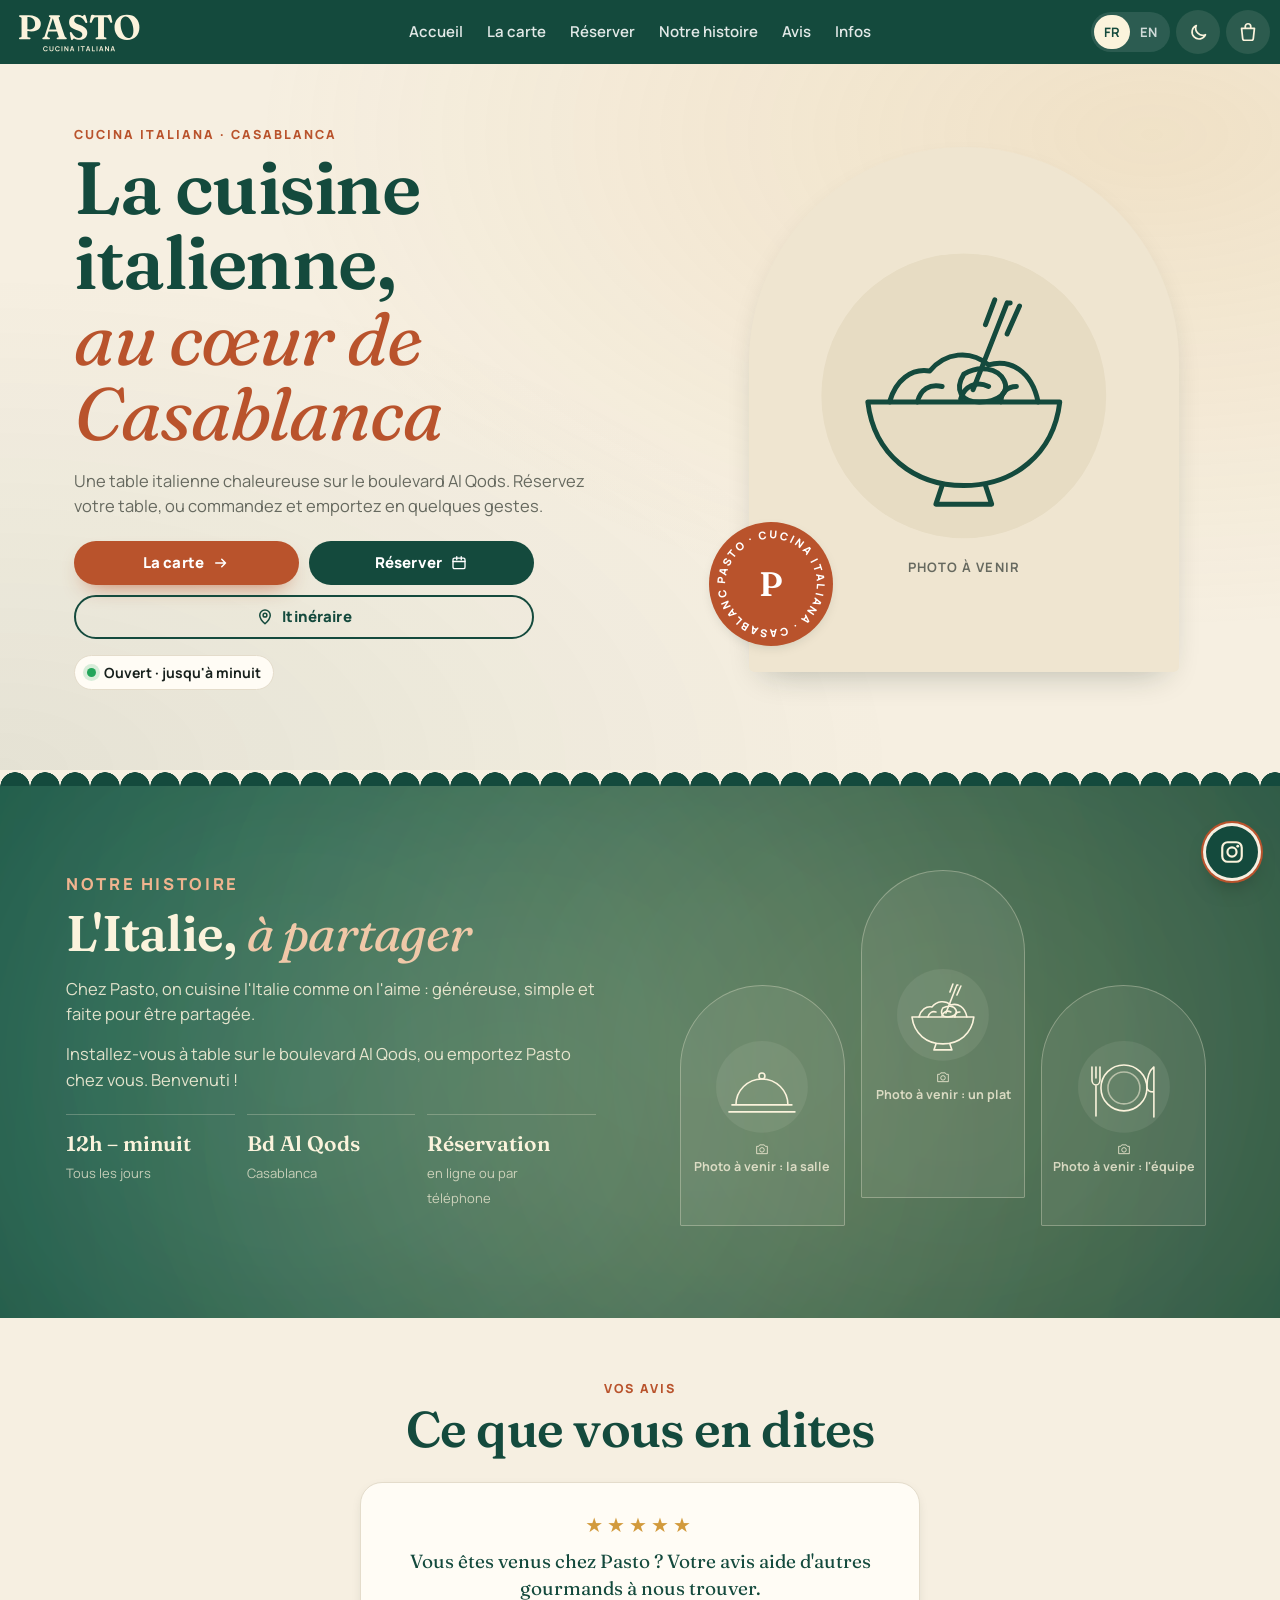
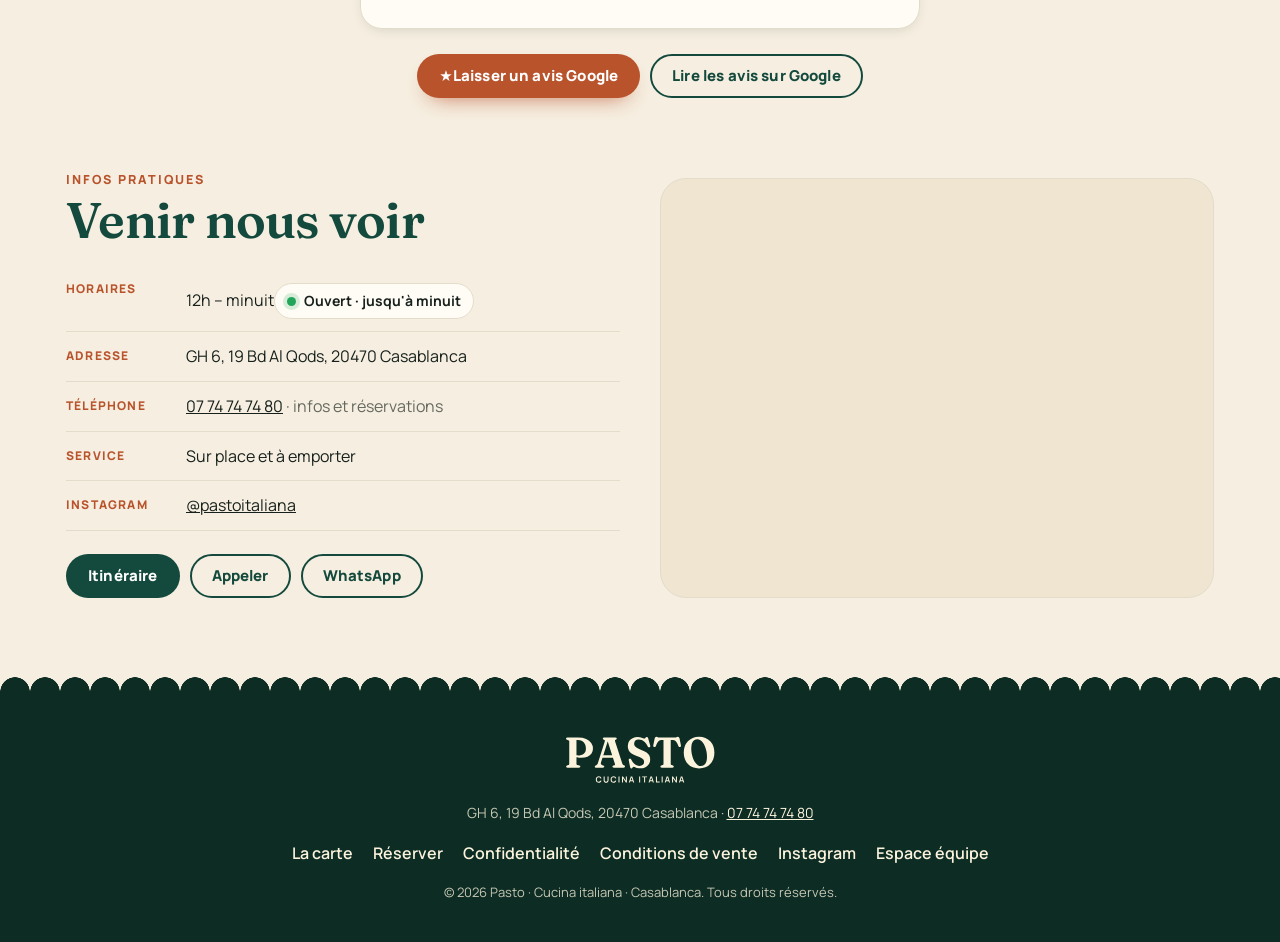
<file: index.html>
<!doctype html>
<html lang="fr" dir="ltr" class="intro-on">
<head>
  <meta charset="utf-8">
  <meta name="viewport" content="width=device-width, initial-scale=1, viewport-fit=cover">
  <title>Pasto · Restaurant italien à Casablanca, Bd Al Qods · Réservation et commande en ligne</title>
  <meta name="description" content="Pasto, cuisine italienne au boulevard Al Qods à Casablanca. Ouvert de 12h à minuit. Réservez une table ou commandez à emporter en ligne.">
  <link rel="canonical" href="https://pasto.vercel.app/">
  <link rel="alternate" hreflang="fr" href="https://pasto.vercel.app/">
  <link rel="alternate" hreflang="en" href="https://pasto.vercel.app/?lang=en">
  <link rel="alternate" hreflang="x-default" href="https://pasto.vercel.app/">
  <meta name="theme-color" content="#144a3d">
  <!-- dark mode before the first paint: the saved choice, or the phone's setting the first time -->
  <script>try{var s=localStorage.getItem("pasto.theme"),d=s?s==='"dark"':matchMedia("(prefers-color-scheme: dark)").matches;if(d)document.documentElement.setAttribute("data-theme","dark")}catch(e){}</script>
  <meta property="og:type" content="restaurant">
  <meta property="og:site_name" content="Pasto">
  <meta property="og:title" content="Pasto · Restaurant italien à Casablanca, Bd Al Qods · Réservation et commande en ligne">
  <meta property="og:description" content="Pasto, cuisine italienne au boulevard Al Qods à Casablanca. Ouvert de 12h à minuit. Réservez une table ou commandez à emporter en ligne.">
  <meta property="og:url" content="https://pasto.vercel.app/">
  <meta property="og:image" content="https://pasto.vercel.app/assets/share.jpg">
  <meta property="og:image:width" content="1200">
  <meta property="og:image:height" content="630">
  <meta property="og:locale" content="fr_MA">
  <meta property="og:locale:alternate" content="en_GB">
  <meta name="twitter:card" content="summary_large_image">

  <link rel="icon" href="/favicon.ico" sizes="48x48">
  <link rel="icon" href="/assets/icons/icon-192.png" type="image/png" sizes="192x192">
  <link rel="apple-touch-icon" href="/assets/icons/apple-touch-icon.png">
  <link rel="manifest" href="/site.webmanifest">
  <meta name="mobile-web-app-capable" content="yes">
  <meta name="apple-mobile-web-app-capable" content="yes">
  <meta name="apple-mobile-web-app-title" content="Pasto">
  <meta name="apple-mobile-web-app-status-bar-style" content="black-translucent">

  <link rel="preload" href="/assets/fonts/fraunces-normal-latin.woff2" as="font" type="font/woff2" crossorigin>
  <link rel="preload" href="/assets/fonts/manrope-normal-latin.woff2" as="font" type="font/woff2" crossorigin>
  <link rel="stylesheet" href="/css/style.css?v=2">
  <noscript><style>.intro{display:none}</style></noscript>

  <!-- SCHEMA:START (generated by tools/build-seo.js from js/config.js and js/menu-data.js; do not edit by hand) -->
  <script type="application/ld+json">
  {
    "@context": "https://schema.org",
    "@graph": [
      {
        "@type": "Restaurant",
        "@id": "https://pasto.vercel.app/#restaurant",
        "name": "Pasto | Cuisine Italienne",
        "url": "https://pasto.vercel.app/",
        "logo": "https://pasto.vercel.app/assets/brand/logo-1200.png",
        "image": "https://pasto.vercel.app/assets/share.jpg",
        "telephone": "+212774747480",
        "servesCuisine": [
          "Italienne"
        ],
        "currenciesAccepted": "MAD",
        "address": {
          "@type": "PostalAddress",
          "streetAddress": "GH 6, 19 Bd Al Qods",
          "addressLocality": "Casablanca",
          "postalCode": "20470",
          "addressCountry": "MA"
        },
        "geo": {
          "@type": "GeoCoordinates",
          "latitude": 33.5351709,
          "longitude": -7.6106616
        },
        "hasMap": "https://maps.app.goo.gl/47nf6ioEUwAWqBL57",
        "sameAs": [
          "https://www.instagram.com/pastoitaliana/"
        ],
        "openingHoursSpecification": [
          {
            "@type": "OpeningHoursSpecification",
            "dayOfWeek": [
              "Monday",
              "Tuesday",
              "Wednesday",
              "Thursday",
              "Friday",
              "Saturday",
              "Sunday"
            ],
            "opens": "12:00",
            "closes": "23:59"
          }
        ],
        "acceptsReservations": "https://pasto.vercel.app/reserver/",
        "potentialAction": {
          "@type": "OrderAction",
          "target": "https://pasto.vercel.app/commander/",
          "deliveryMethod": [
            "http://purl.org/goodrelations/v1#DeliveryModePickUp"
          ]
        }
      },
      {
        "@type": "WebSite",
        "@id": "https://pasto.vercel.app/#website",
        "url": "https://pasto.vercel.app/",
        "name": "Pasto",
        "inLanguage": [
          "fr",
          "en"
        ]
      }
    ]
  }
  </script>
  <!-- SCHEMA:END -->
</head>
<body data-page="home">
  <a class="skip-link" href="#top" data-i18n="nav.home">Accueil</a>

  <!-- Opening animation (js/intro.js): the logo on green, an arch drawing itself around it, then the logo glides
       into the header (about 3 s). A tap, « Passer », Esc or Enter skips it. -->
  <div class="intro" id="intro" aria-hidden="true">
    <div class="intro__center">
      <svg class="intro__arch" viewBox="0 0 300 380" aria-hidden="true"><path d="M14 378V160a136 136 0 0 1 272 0v218" pathLength="1"/><path d="M30 378V164a120 120 0 0 1 240 0v214" pathLength="1"/></svg>
      <img class="intro__logo" src="/assets/brand/logo-cream.svg" alt="" width="600" height="192">
      <p class="intro__tag" data-i18n="intro.tag">Benvenuti</p>
    </div>
    <button class="intro__skip" type="button" tabindex="-1" data-i18n="intro.skip">Passer</button>
  </div>

  <header class="topbar">
    <div class="topbar__in">
      <button class="icon-btn burger" type="button" data-nav-toggle aria-controls="nav-panel" aria-expanded="false" data-i18n-aria="nav.open"><span></span><span></span><span></span></button>
      <a class="brand" href="/" data-keep-lang aria-label="Pasto">
        <img class="brand__logo" src="/assets/brand/logo-cream.svg" alt="Pasto · Cucina italiana" width="600" height="192">
      </a>
      <nav class="topnav" aria-label="Menu">
        <a href="/" data-keep-lang data-i18n="nav.home">Accueil</a>
        <a href="/commander/" data-keep-lang data-i18n="nav.order">La carte</a>
        <a href="/reserver/" data-keep-lang data-i18n="nav.book">Réserver</a>
        <a href="/#histoire" data-keep-lang data-i18n="nav.story">Notre histoire</a>
        <a href="/#avis" data-keep-lang data-i18n="nav.reviews">Avis</a>
        <a href="/#infos" data-keep-lang data-i18n="nav.info">Infos</a>
      </nav>
      <div class="topbar__actions">
        <button class="install-btn" type="button" data-install hidden><img src="/assets/icons/icon-192.png" alt="" width="28" height="28"><span data-i18n="nav.install">Installer</span></button>
        <div class="lang" role="group" data-i18n-aria="nav.lang">
          <a data-lang-link="fr" href="?">FR</a>
          <a data-lang-link="en" href="?lang=en">EN</a>
        </div>
        <button class="icon-btn theme-btn" type="button" data-theme-toggle data-i18n-aria="nav.dark"><svg class="theme-btn__moon" viewBox="0 0 24 24" aria-hidden="true"><path d="M20 14.5A8 8 0 0 1 9.5 4a8 8 0 1 0 10.5 10.5z" fill="none" stroke="currentColor" stroke-width="1.9" stroke-linejoin="round"/></svg><svg class="theme-btn__sun" viewBox="0 0 24 24" aria-hidden="true"><circle cx="12" cy="12" r="4" fill="none" stroke="currentColor" stroke-width="1.9"/><path d="M12 2.5v2.2M12 19.3v2.2M2.5 12h2.2M19.3 12h2.2M5.3 5.3l1.6 1.6M17.1 17.1l1.6 1.6M5.3 18.7l1.6-1.6M17.1 6.9l1.6-1.6" stroke="currentColor" stroke-width="1.9" stroke-linecap="round"/></svg></button>
        <a class="icon-btn cart-btn" href="/commander/?panier=1" data-keep-lang data-i18n-aria="nav.cart"><svg viewBox="0 0 24 24" aria-hidden="true"><path d="M5 8h14l-1.2 11.1a2 2 0 0 1-2 1.9H8.2a2 2 0 0 1-2-1.9L5 8zM9 8V6a3 3 0 0 1 6 0v2" fill="none" stroke="currentColor" stroke-width="1.9" stroke-linejoin="round"/></svg><span class="badge js-cart-count" hidden>0</span></a>
      </div>
    </div>
  </header>

  <!-- phones: the ☰ menu -->
  <div class="layer navpanel" id="nav-panel" hidden>
    <div class="layer__shade" data-close></div>
    <nav class="navpanel__panel" aria-label="Menu">
      <div class="navpanel__head">
        <img src="/assets/brand/logo-cream.svg" alt="Pasto" width="600" height="192">
        <button class="layer__x" type="button" data-close data-i18n-aria="nav.close">×</button>
      </div>
      <div class="navpanel__links">
        <a href="/" data-keep-lang data-i18n="nav.home">Accueil</a>
        <a href="/commander/" data-keep-lang data-i18n="nav.order">La carte</a>
        <a href="/reserver/" data-keep-lang data-i18n="nav.book">Réserver</a>
        <a href="/#histoire" data-keep-lang data-i18n="nav.story">Notre histoire</a>
        <a href="/#avis" data-keep-lang data-i18n="nav.reviews">Avis</a>
        <a href="/#infos" data-keep-lang data-i18n="nav.info">Infos</a>
      </div>
      <div class="navpanel__tools">
        <div class="lang lang--panel" role="group" data-i18n-aria="nav.lang">
          <a data-lang-link="fr" href="?">Français</a>
          <a data-lang-link="en" href="?lang=en">English</a>
        </div>
        <button class="btn btn--line btn--block theme-btn theme-btn--text" type="button" data-theme-toggle><svg class="theme-btn__moon" viewBox="0 0 24 24" aria-hidden="true"><path d="M20 14.5A8 8 0 0 1 9.5 4a8 8 0 1 0 10.5 10.5z" fill="none" stroke="currentColor" stroke-width="1.9" stroke-linejoin="round"/></svg><svg class="theme-btn__sun" viewBox="0 0 24 24" aria-hidden="true"><circle cx="12" cy="12" r="4" fill="none" stroke="currentColor" stroke-width="1.9"/><path d="M12 2.5v2.2M12 19.3v2.2M2.5 12h2.2M19.3 12h2.2M5.3 5.3l1.6 1.6M17.1 17.1l1.6 1.6M5.3 18.7l1.6-1.6M17.1 6.9l1.6-1.6" stroke="currentColor" stroke-width="1.9" stroke-linecap="round"/></svg><span data-theme-label>Mode sombre</span></button>
        <button class="btn btn--red btn--block install-btn install-btn--panel" type="button" data-install hidden><img src="/assets/icons/icon-192.png" alt="" width="26" height="26"><span data-i18n="nav.install">Installer</span></button>
      </div>
    </nav>
  </div>

  <main id="top">
    <!-- Hero: title, La carte + Réserver side by side, Itinéraire under them, a dish photo in an arch -->
    <section class="hero">
      <div class="hero__in">
        <div class="hero__text">
          <p class="eyebrow" data-i18n="hero.eyebrow">Cucina italiana · Casablanca</p>
          <h1 class="hero__title"><span data-i18n="hero.t1">La cuisine italienne,</span> <em data-i18n="hero.t2">au cœur de Casablanca</em></h1>
          <p class="hero__lead" data-i18n="hero.lead"></p>
          <div class="hero__cta">
            <a class="btn btn--red" href="/commander/" data-keep-lang><span data-i18n="hero.order">La carte</span><svg class="btn__arrow" viewBox="0 0 24 24" aria-hidden="true"><path d="M5 12h13M13 7l5 5-5 5" fill="none" stroke="currentColor" stroke-width="2" stroke-linecap="round" stroke-linejoin="round"/></svg></a>
            <a class="btn btn--green" href="/reserver/" data-keep-lang><span data-i18n="hero.reserve">Réserver</span><svg class="btn__arrow" viewBox="0 0 24 24" aria-hidden="true"><rect x="4" y="5.5" width="16" height="14" rx="2" fill="none" stroke="currentColor" stroke-width="1.8"/><path d="M4 10h16M9 3.5v4M15 3.5v4" stroke="currentColor" stroke-width="1.8" stroke-linecap="round"/></svg></a>
            <a class="btn btn--line hero__wide" data-maps href="#" target="_blank" rel="noopener"><svg viewBox="0 0 24 24" aria-hidden="true"><path d="M12 21s-7-6.2-7-11.5a7 7 0 0 1 14 0C19 14.8 12 21 12 21z" fill="none" stroke="currentColor" stroke-width="2" stroke-linejoin="round"/><circle cx="12" cy="9.5" r="2.5" fill="none" stroke="currentColor" stroke-width="2"/></svg><span data-i18n="hero.directions">Itinéraire</span></a>
          </div>
          <p class="status" data-status><span class="status__dot" aria-hidden="true"></span><span class="status__text"></span></p>
        </div>
        <div class="hero__media" id="hero-media"></div>
      </div>
    </section>

    <!-- « Les incontournables »: up to 4 dishes of the menu (js/config.js → signature). Hidden while empty. -->
    <section class="picks" id="incontournables" aria-labelledby="picks-title" hidden>
      <div class="wrap">
        <header class="section-head">
          <p class="eyebrow" data-i18n="sig.eyebrow">À goûter</p>
          <h2 class="section-title" id="picks-title" data-i18n="sig.title">Les incontournables</h2>
        </header>
        <div class="picks__list" id="sig-list"></div>
        <p class="center"><a class="btn btn--line" href="/commander/" data-keep-lang><span data-i18n="sig.all">Voir toute la carte</span><svg class="btn__arrow" viewBox="0 0 24 24" aria-hidden="true"><path d="M5 12h13M13 7l5 5-5 5" fill="none" stroke="currentColor" stroke-width="2" stroke-linecap="round" stroke-linejoin="round"/></svg></a></p>
      </div>
    </section>

    <!-- Our story: text and 3 photos in arches (js/config.js → homePhotos) -->
    <section class="story" id="histoire" aria-labelledby="story-title">
      <!-- aurora: 4 soft glows blended (screen) onto the green band -->
      <div class="story__aura" aria-hidden="true"><i class="aura-1"></i><i class="aura-2"></i><i class="aura-3"></i><i class="aura-4"></i></div>
      <div class="wrap story__in">
        <div class="story__text">
          <p class="eyebrow" data-i18n="story.eyebrow">Notre histoire</p>
          <h2 class="section-title" id="story-title"><span data-i18n="story.t1">L'Italie,</span> <em data-i18n="story.t2">à partager</em></h2>
          <p data-i18n="story.p1"></p>
          <p data-i18n="story.p2"></p>
          <ul class="story__facts" id="story-facts"></ul>
        </div>
        <div class="story__photos">
          <figure class="arch arch--a" data-photo="room"></figure>
          <figure class="arch arch--b" data-photo="plate"></figure>
          <figure class="arch arch--c" data-photo="team"></figure>
        </div>
      </div>
    </section>

    <!-- Google reviews (js/reviews.js); while there are none, the links to Google only -->
    <section class="reviews" id="avis" aria-labelledby="reviews-title">
      <div class="wrap">
        <header class="section-head">
          <p class="eyebrow" data-i18n="reviews.eyebrow">Vos avis</p>
          <h2 class="section-title" id="reviews-title" data-i18n="reviews.title">Ce que vous en dites</h2>
        </header>
        <div class="reviews__track">
          <div class="reviews__list" id="reviews-list"></div>
        </div>
        <div class="reviews__empty" id="reviews-empty" hidden>
          <p data-i18n="reviews.empty">Vous êtes venus chez Pasto ? Votre avis aide d'autres gourmands à nous trouver.</p>
        </div>
        <div class="reviews__cta">
          <a class="btn btn--red" data-review-link href="#" target="_blank" rel="noopener">★ <span data-i18n="reviews.write">Laisser un avis Google</span></a>
          <a class="btn btn--line" data-maps href="#" target="_blank" rel="noopener" data-i18n="reviews.read">Lire les avis sur Google</a>
        </div>
      </div>
    </section>

    <section class="info" id="infos" aria-labelledby="info-title">
      <div class="wrap info__in">
        <div class="info__text">
          <p class="eyebrow" data-i18n="info.eyebrow">Infos pratiques</p>
          <h2 class="section-title" id="info-title" data-i18n="info.title">Venir nous voir</h2>
          <dl class="info__list">
            <div><dt data-i18n="info.hours">Horaires</dt><dd><span id="info-hours"></span><p class="status" data-status><span class="status__dot" aria-hidden="true"></span><span class="status__text"></span></p></dd></div>
            <div><dt data-i18n="info.address">Adresse</dt><dd id="info-address"></dd></div>
            <div><dt data-i18n="info.phone">Téléphone</dt><dd><a data-phone="text" href="#"></a> <span class="muted" data-i18n="info.phoneFor">· infos et réservations</span></dd></div>
            <div><dt data-i18n="info.service">Service</dt><dd id="info-delivery"></dd></div>
            <div id="info-payment-row"><dt data-i18n="info.payment">Paiement</dt><dd id="info-payment"></dd></div>
            <div><dt>Instagram</dt><dd><a data-insta="text" href="#" target="_blank" rel="noopener"></a></dd></div>
          </dl>
          <div class="info__cta">
            <a class="btn btn--green" data-maps href="#" target="_blank" rel="noopener" data-i18n="info.directions">Itinéraire</a>
            <a class="btn btn--line" data-phone href="#" data-i18n="info.call">Appeler</a>
            <a class="btn btn--line" data-wa href="#" target="_blank" rel="noopener" data-i18n="info.whatsapp">WhatsApp</a>
          </div>
        </div>
        <div class="info__map" id="info-map" role="img" aria-label="Carte · Pasto, Bd Al Qods, Casablanca"></div>
      </div>
    </section>
  </main>

  <footer class="footer">
    <div class="wrap footer__in">
      <img class="footer__logo" src="/assets/brand/logo-cream.svg" alt="Pasto · Cucina italiana" width="600" height="192" loading="lazy">
      <p class="footer__addr"><span data-footer-address></span> · <a data-phone="text" href="#"></a></p>
      <nav class="footer__links">
        <a href="/commander/" data-keep-lang data-i18n="nav.order">La carte</a>
        <a href="/reserver/" data-keep-lang data-i18n="nav.book">Réserver</a>
        <a href="/confidentialite/" data-keep-lang data-i18n="footer.privacy">Confidentialité</a>
        <a href="/conditions/" data-keep-lang data-i18n="footer.terms">Conditions de vente</a>
        <a data-insta href="#" target="_blank" rel="noopener">Instagram</a>
        <a href="/commandes/" data-i18n="footer.staff">Espace équipe</a>
      </nav>
      <p class="footer__copy">© <span id="year"></span> Pasto · Cucina italiana · Casablanca. <span data-i18n="footer.rights">Tous droits réservés.</span></p>
    </div>
  </footer>

  <!-- Instagram -->
  <a class="ig-fab" data-insta href="https://www.instagram.com/pastoitaliana/" target="_blank" rel="noopener" data-i18n-aria="ig.label"><svg viewBox="0 0 24 24" aria-hidden="true"><rect x="3" y="3" width="18" height="18" rx="5" fill="none" stroke="currentColor" stroke-width="2"/><circle cx="12" cy="12" r="4.2" fill="none" stroke="currentColor" stroke-width="2"/><circle cx="17.3" cy="6.7" r="1.3" fill="currentColor"/></svg></a>

  <!-- iPhone: how to install -->
  <div class="layer sheet" id="ios-steps" role="dialog" aria-modal="true" aria-labelledby="ios-title" hidden>
    <div class="layer__shade" data-close></div>
    <div class="sheet__panel">
      <button class="layer__x" type="button" data-close data-i18n-aria="opt.close">×</button>
      <img class="ios__icon" src="/assets/icons/icon-192.png" alt="" width="72" height="72">
      <h3 class="sheet__title" id="ios-title" data-i18n="install.ios.title">Installer sur iPhone</h3>
      <ol class="ios__steps" id="ios-list"></ol>
      <button class="btn btn--green btn--block" type="button" data-close data-i18n="install.ok">Compris</button>
    </div>
  </div>

  <!-- install banner (Android, iPhone) -->
  <div class="install-banner" id="install-banner" role="dialog" aria-labelledby="ib-title">
    <img src="/assets/icons/icon-192.png" alt="" width="48" height="48">
    <div class="install-banner__text"><strong id="ib-title" data-i18n="install.title">Pasto sur votre écran d'accueil</strong><span data-i18n="install.text"></span></div>
    <div class="install-banner__btns">
      <button class="btn btn--sm btn--ghost" type="button" id="install-later" data-i18n="install.later">Plus tard</button>
      <button class="btn btn--sm btn--red" type="button" id="install-go" data-i18n="install.cta">Installer</button>
    </div>
  </div>

  <div class="tracker" id="tracker" hidden></div>
  <div class="toast" id="toast" role="status" aria-live="polite"></div>
  <noscript><p class="noscript">Activez JavaScript pour commander, ou appelez le 07 74 74 74 80.</p></noscript>
  <script src="/js/intro.js?v=1"></script>
  <script src="/js/config.js?v=1"></script>
  <script src="/js/i18n.js?v=1"></script>
  <script src="/js/reviews.js?v=1"></script>
  <script src="/js/menu-data.js?v=1"></script>
  <script src="/js/art.js?v=1"></script>
  <script src="/js/orders.js?v=1"></script>
  <script src="/js/common.js?v=1"></script>
  <script src="/js/home.js?v=1"></script>
</body>
</html>
</file>
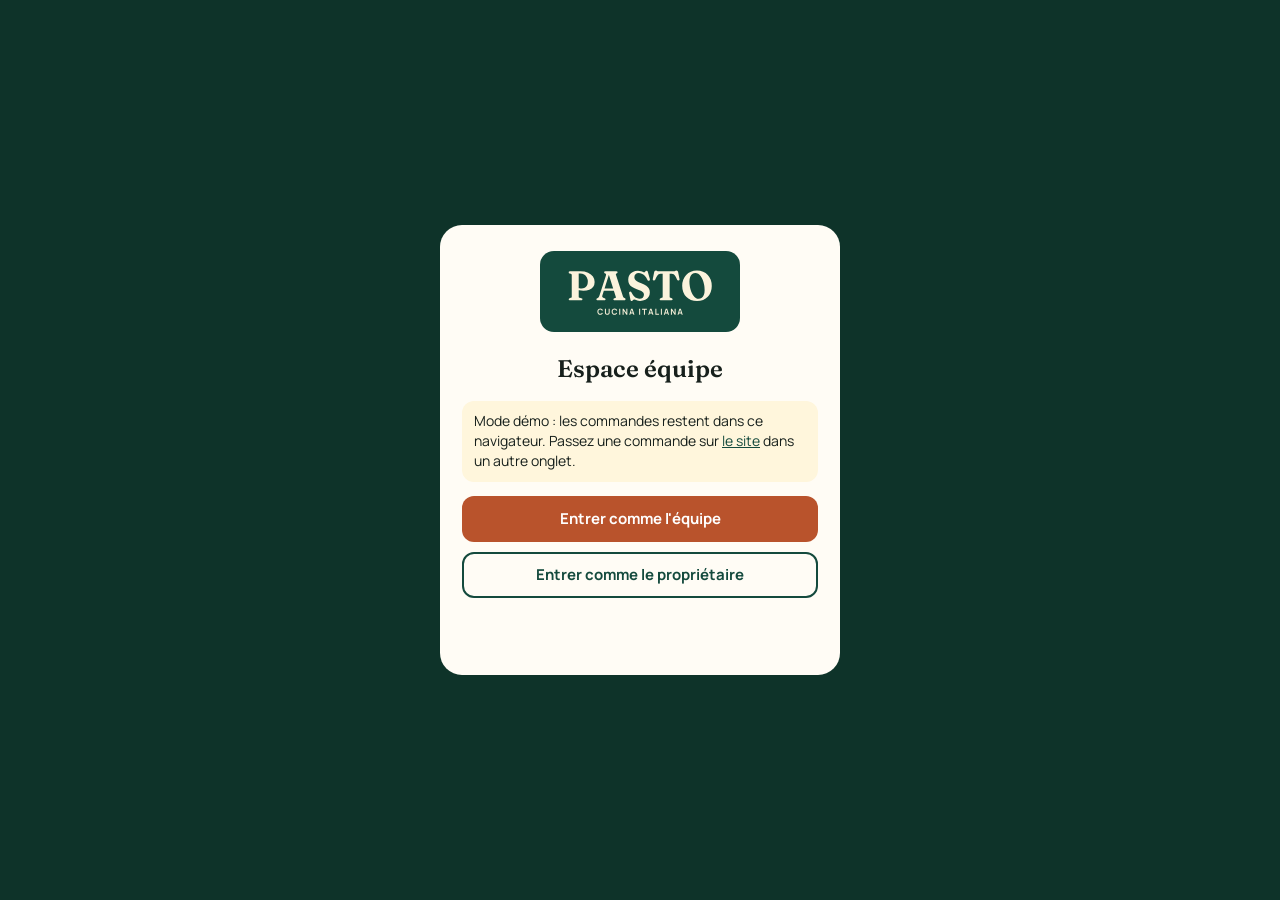
<file: commandes/index.html>
<!doctype html>
<html lang="fr">
<head>
  <meta charset="utf-8">
  <meta name="viewport" content="width=device-width, initial-scale=1, viewport-fit=cover">
  <title>Commandes · Pasto</title>
  <meta name="robots" content="noindex, nofollow">
  <meta name="theme-color" content="#0e3329">
  <link rel="icon" href="/assets/icons/staff-192.png" type="image/png">
  <link rel="apple-touch-icon" href="/assets/icons/staff-apple-touch-icon.png">
  <link rel="manifest" href="/commandes/staff.webmanifest">
  <meta name="mobile-web-app-capable" content="yes">
  <meta name="apple-mobile-web-app-capable" content="yes">
  <meta name="apple-mobile-web-app-title" content="PA Commandes">
  <link rel="stylesheet" href="/commandes/commandes.css?v=1">
</head>
<body>
  <!-- Sign in -->
  <section class="screen" id="login" hidden>
    <div class="card login">
      <img class="login__logo" src="/assets/brand/logo-cream.svg" alt="Pasto" width="600" height="192">
      <h1>Espace équipe</h1>
      <form id="login-form" autocomplete="on">
        <label>E-mail<input name="email" type="email" autocomplete="username" required></label>
        <label>Mot de passe<input name="password" type="password" autocomplete="current-password" required></label>
        <button class="btn btn--red btn--block" id="login-btn" type="submit">Se connecter</button>
      </form>
      <div id="demo-login" hidden>
        <p class="demo-note">Mode démo : les commandes restent dans ce navigateur. Passez une commande sur <a href="/" target="_blank" rel="noopener">le site</a> dans un autre onglet.</p>
        <button class="btn btn--red btn--block" type="button" data-demo-role="staff">Entrer comme l'équipe</button>
        <button class="btn btn--line btn--block" type="button" data-demo-role="owner">Entrer comme le propriétaire</button>
      </div>
      <p class="login__err" id="login-error" role="alert"></p>
    </div>
  </section>

  <!-- Start of service: one tap lets the page ring and keeps the screen awake -->
  <section class="screen" id="start" hidden>
    <div class="card start">
      <p class="start__place" id="start-place"></p>
      <button class="btn btn--red btn--xl" id="start-btn" type="button">Démarrer le service</button>
      <p class="muted">Le son et l'écran allumé ont besoin d'un toucher pour démarrer.</p>
    </div>
  </section>

  <!-- The app -->
  <section id="app" hidden>
    <header class="bar">
      <img class="bar__logo" src="/assets/brand/logo-cream.svg" alt="Pasto" width="600" height="192">
      <div class="bar__place"><span id="place"></span><span class="pill pill--demo" id="demo-pill" hidden>DÉMO</span></div>
      <nav class="tabs" role="tablist">
        <button role="tab" type="button" data-tab="orders" aria-selected="true">Commandes <span class="tabs__n" id="count-new" hidden></span></button>
        <button role="tab" type="button" data-tab="book" aria-selected="false">Réservations <span class="tabs__n" id="count-book" hidden></span></button>
        <button role="tab" type="button" data-tab="stats" aria-selected="false">Statistiques</button>
      </nav>
      <button class="bar__menu" type="button" id="menu-btn" aria-haspopup="true" aria-expanded="false" aria-label="Menu">☰</button>
      <div class="menu" id="menu" hidden>
        <button type="button" data-act="sound" class="staff-only">🔔 Tester la sonnerie</button>
        <button type="button" data-act="push" class="staff-only">📲 Activer les notifications</button>
        <button type="button" data-act="push-test" class="staff-only">Envoyer une notification test</button>
        <button type="button" data-act="install" id="install-btn" hidden>⬇︎ Installer l'app</button>
        <button type="button" data-act="seed" class="demo-only">Remplir avec des exemples (démo)</button>
        <button type="button" data-act="clear" class="demo-only">Effacer les commandes de démo</button>
        <button type="button" data-act="logout">Se déconnecter</button>
      </div>
    </header>

    <main class="main">
      <div id="tab-orders" class="board" role="tabpanel">
        <p class="offline" id="offline" hidden>Connexion perdue · nouvelle tentative…</p>
        <section class="col">
          <h2>Nouvelles <span class="count" id="n-new"></span></h2>
          <div class="list" id="list-new"></div>
        </section>
        <section class="col">
          <h2>En cours <span class="count" id="n-doing"></span></h2>
          <div class="list" id="list-doing"></div>
        </section>
        <section class="col">
          <h2>Terminées (24 h) <span class="count" id="n-done"></span></h2>
          <div class="list" id="list-done"></div>
        </section>
      </div>

      <div id="tab-book" class="board" role="tabpanel" hidden>
        <section class="col">
          <h2>À confirmer <span class="count" id="n-bnew"></span></h2>
          <div class="list" id="list-bnew"></div>
        </section>
        <section class="col">
          <h2>Confirmées <span class="count" id="n-bok"></span></h2>
          <div class="list" id="list-bok"></div>
        </section>
        <section class="col">
          <h2>Passées, refusées ou annulées <span class="count" id="n-bold"></span></h2>
          <div class="list" id="list-bold"></div>
        </section>
      </div>

      <div id="tab-stats" role="tabpanel" hidden>
        <div class="periods" id="periods" role="group" aria-label="Période">
          <button type="button" data-p="today" aria-pressed="true">Aujourd'hui</button>
          <button type="button" data-p="yesterday">Hier</button>
          <button type="button" data-p="week">Cette semaine</button>
          <button type="button" data-p="lastweek">Semaine dernière</button>
          <button type="button" data-p="month">Ce mois</button>
          <button type="button" data-p="lastmonth">Mois dernier</button>
        </div>
        <p class="muted" id="stats-range"></p>
        <div class="tiles" id="stats-tiles"></div>
        <div class="stats-grid">
          <section class="panel"><h3>Meilleures ventes</h3><ol class="best" id="stats-best"></ol></section>
          <section class="panel"><h3 id="stats-bars-title">Commandes par heure</h3><div class="bars" id="stats-bars"></div></section>
        </div>
        <p class="muted small">Chiffre d'affaires = commandes terminées. Une journée de service va de 6 h à 6 h (heure du Maroc).</p>
      </div>
    </main>
  </section>

  <!-- A new order: fills the screen and rings until it is accepted or refused -->
  <div class="alert" id="alert" hidden role="alertdialog" aria-modal="true" aria-labelledby="alert-title">
    <div class="alert__card">
      <p class="alert__kicker">Nouvelle commande</p>
      <h2 id="alert-title"></h2>
      <div id="alert-body"></div>
      <div id="alert-accept">
        <p class="alert__q">Prête dans combien de temps ?</p>
        <div class="eta" id="eta-btns"></div>
        <button class="btn btn--line btn--block" type="button" id="refuse-open">Refuser</button>
      </div>
      <div id="alert-refuse" hidden>
        <p class="alert__q">Pourquoi refuser ?</p>
        <div class="reasons" id="reasons"></div>
        <input class="reason-input" id="reason-other" maxlength="120" placeholder="Autre motif (vu par le client)">
        <div class="row">
          <button class="btn btn--line" type="button" id="refuse-back">Retour</button>
          <button class="btn btn--red" type="button" id="refuse-go">Refuser la commande</button>
        </div>
      </div>
    </div>
  </div>

  <div class="toast" id="toast" role="status" aria-live="polite"></div>

  <script src="/js/config.js?v=1"></script>
  <script src="/js/orders.js?v=1"></script>
  <script src="/commandes/commandes.js?v=1"></script>
</body>
</html>
</file>
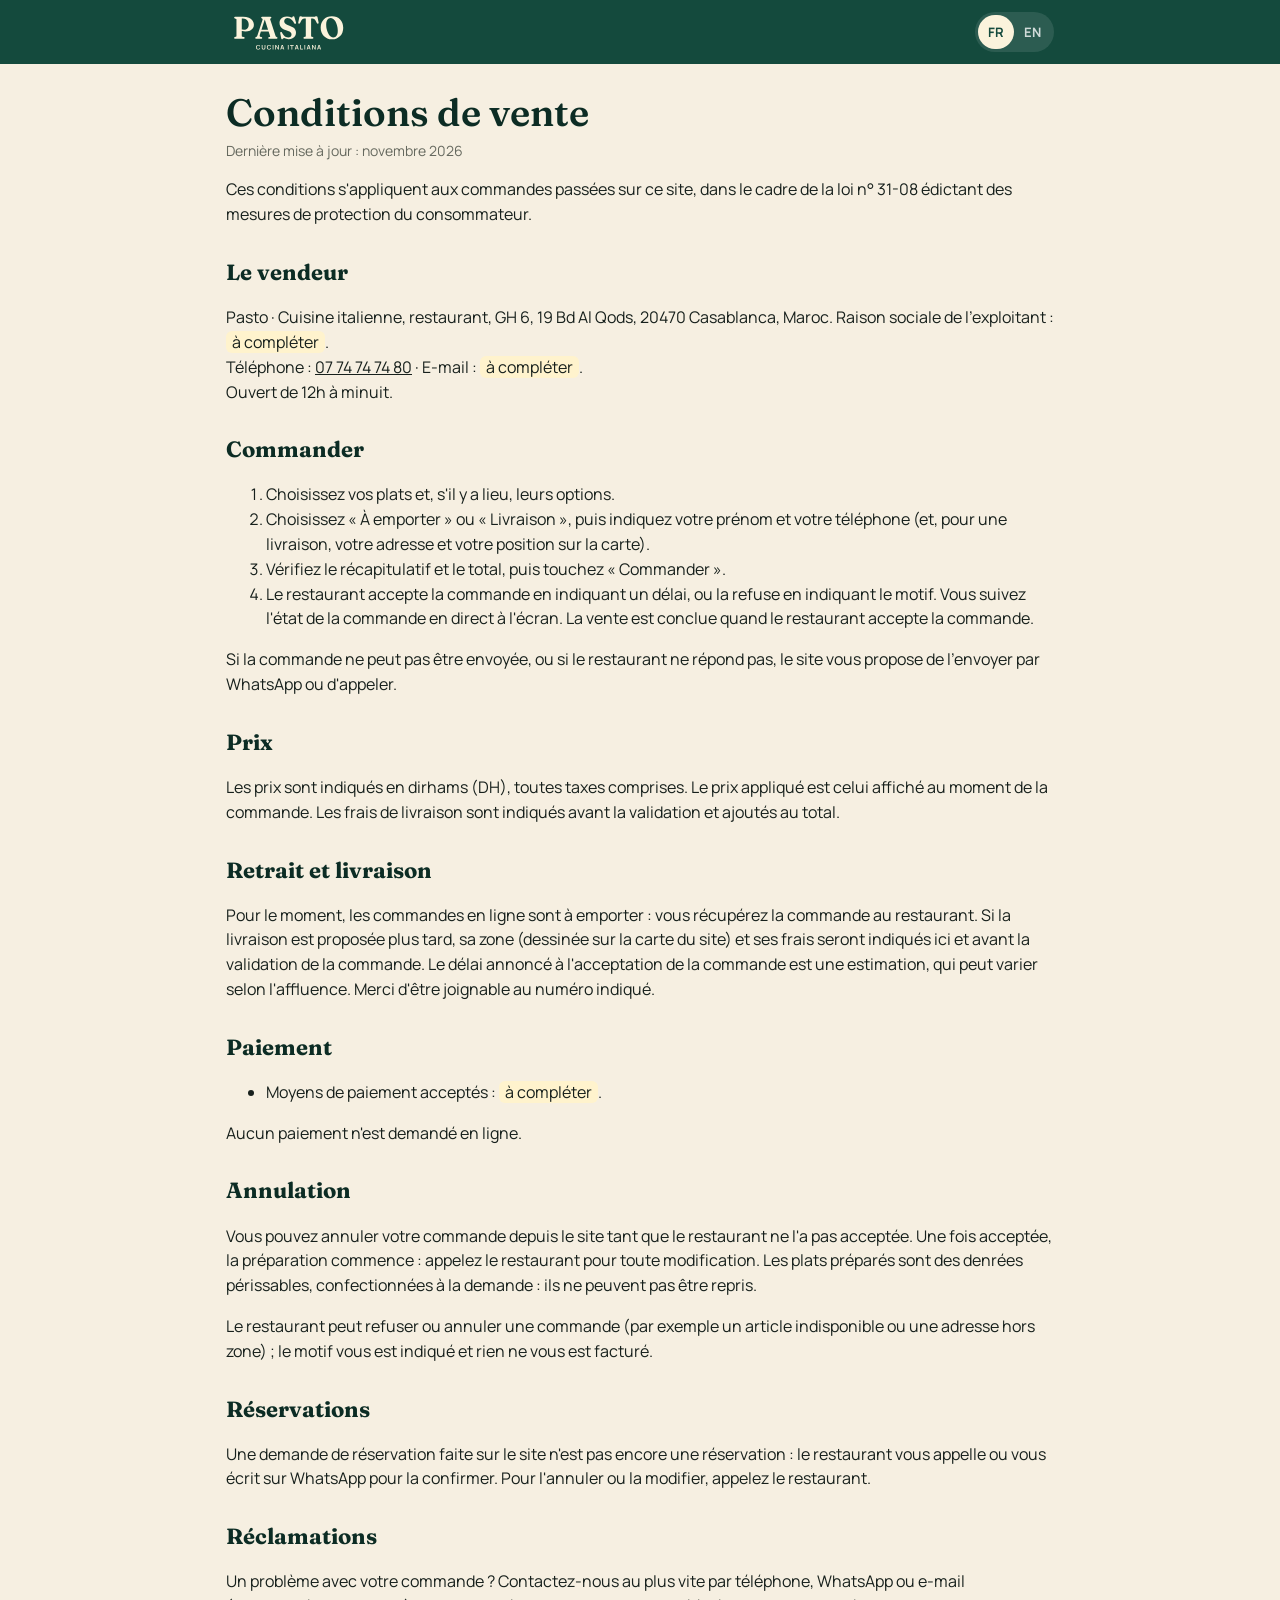
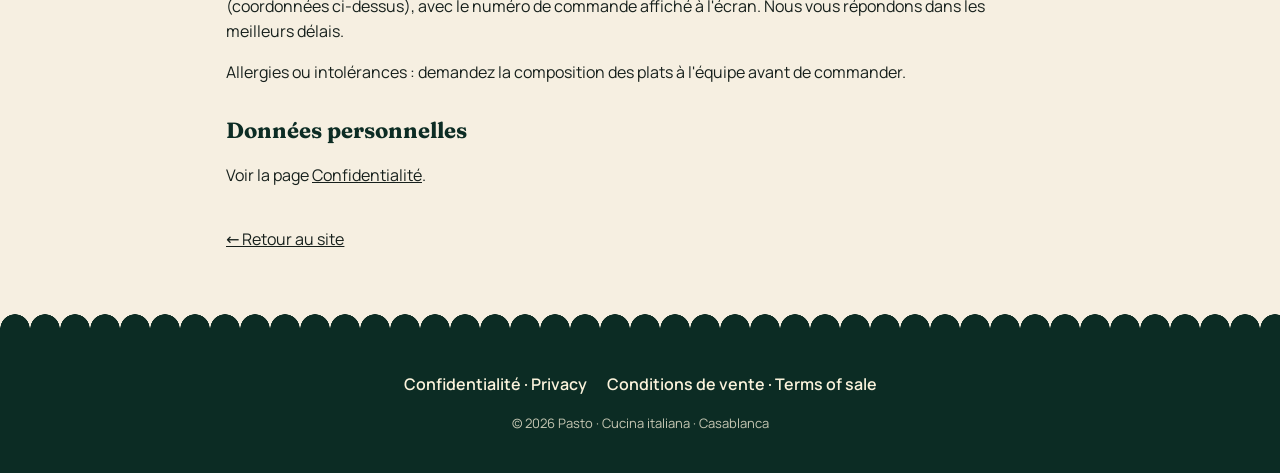
<file: conditions/index.html>
<!doctype html>
<html lang="fr">
<head>
  <meta charset="utf-8">
  <meta name="viewport" content="width=device-width, initial-scale=1">
  <title>Conditions de vente · Pasto</title>
  <meta name="description" content="Conditions de vente de Pasto, restaurant italien au boulevard Al Qods à Casablanca : commande en ligne, prix, retrait, paiement, annulation, réservations et réclamations.">
  <link rel="canonical" href="https://pasto.vercel.app/conditions/">
  <meta name="theme-color" content="#144a3d">
  <link rel="icon" href="/favicon.ico" sizes="48x48">
  <link rel="stylesheet" href="/css/style.css?v=2">
  <link rel="stylesheet" href="/css/page.css?v=1">
</head>
<body data-title-fr="Conditions de vente · Pasto" data-title-en="Terms of sale · Pasto">
  <header class="page-top"><div class="page-top__in">
    <a href="/" data-keep-lang><img src="/assets/brand/logo-cream.svg" alt="Pasto" width="600" height="192"></a>
    <div class="lang" role="group" aria-label="Langue / Language"><a data-lang-link="fr" href="/conditions/">FR</a><a data-lang-link="en" href="/conditions/?lang=en">EN</a></div>
  </div></header>

  <main class="doc">
    <article lang="fr" class="tr">
      <h1>Conditions de vente</h1>
      <p class="updated">Dernière mise à jour : novembre 2026</p>
      <p>Ces conditions s'appliquent aux commandes passées sur ce site, dans le cadre de la loi n° 31-08 édictant des mesures de protection du consommateur.</p>

      <h2>Le vendeur</h2>
      <p>Pasto · Cuisine italienne, restaurant, GH 6, 19 Bd Al Qods, 20470 Casablanca, Maroc. Raison sociale de l'exploitant : <span class="todo">à compléter</span>.<br>
        Téléphone : <a href="tel:+212774747480">07 74 74 74 80</a> · E-mail : <span class="todo">à compléter</span>.<br>
        Ouvert de 12h à minuit.</p>

      <h2>Commander</h2>
      <ol>
        <li>Choisissez vos plats et, s'il y a lieu, leurs options.</li>
        <li>Choisissez « À emporter » ou « Livraison », puis indiquez votre prénom et votre téléphone (et, pour une livraison, votre adresse et votre position sur la carte).</li>
        <li>Vérifiez le récapitulatif et le total, puis touchez « Commander ».</li>
        <li>Le restaurant accepte la commande en indiquant un délai, ou la refuse en indiquant le motif. Vous suivez l'état de la commande en direct à l'écran. La vente est conclue quand le restaurant accepte la commande.</li>
      </ol>
      <p>Si la commande ne peut pas être envoyée, ou si le restaurant ne répond pas, le site vous propose de l'envoyer par WhatsApp ou d'appeler.</p>

      <h2>Prix</h2>
      <p>Les prix sont indiqués en dirhams (DH), toutes taxes comprises. Le prix appliqué est celui affiché au moment de la commande. Les frais de livraison sont indiqués avant la validation et ajoutés au total.</p>

      <h2>Retrait et livraison</h2>
      <p>Pour le moment, les commandes en ligne sont à emporter : vous récupérez la commande au restaurant. Si la livraison est proposée plus tard, sa zone (dessinée sur la carte du site) et ses frais seront indiqués ici et avant la validation de la commande. Le délai annoncé à l'acceptation de la commande est une estimation, qui peut varier selon l'affluence. Merci d'être joignable au numéro indiqué.</p>

      <h2>Paiement</h2>
      <ul>
        <li>Moyens de paiement acceptés : <span class="todo">à compléter</span>.</li>
      </ul>
      <p>Aucun paiement n'est demandé en ligne.</p>

      <h2>Annulation</h2>
      <p>Vous pouvez annuler votre commande depuis le site tant que le restaurant ne l'a pas acceptée. Une fois acceptée, la préparation commence : appelez le restaurant pour toute modification. Les plats préparés sont des denrées périssables, confectionnées à la demande : ils ne peuvent pas être repris.</p>
      <p>Le restaurant peut refuser ou annuler une commande (par exemple un article indisponible ou une adresse hors zone) ; le motif vous est indiqué et rien ne vous est facturé.</p>

      <h2>Réservations</h2>
      <p>Une demande de réservation faite sur le site n'est pas encore une réservation : le restaurant vous appelle ou vous écrit sur WhatsApp pour la confirmer. Pour l'annuler ou la modifier, appelez le restaurant.</p>

      <h2>Réclamations</h2>
      <p>Un problème avec votre commande ? Contactez-nous au plus vite par téléphone, WhatsApp ou e-mail (coordonnées ci-dessus), avec le numéro de commande affiché à l'écran. Nous vous répondons dans les meilleurs délais.</p>
      <p>Allergies ou intolérances : demandez la composition des plats à l'équipe avant de commander.</p>

      <h2>Données personnelles</h2>
      <p>Voir la page <a href="/confidentialite/" data-keep-lang>Confidentialité</a>.</p>

      <a class="back" href="/" data-keep-lang>← Retour au site</a>
    </article>

    <article lang="en" class="tr">
      <h1>Terms of sale</h1>
      <p class="updated">Last updated: November 2026</p>
      <p>These terms apply to orders placed on this site, under Moroccan Law No. 31-08 on consumer protection.</p>

      <h2>The seller</h2>
      <p>Pasto · Cuisine italienne, restaurant, GH 6, 19 Bd Al Qods, 20470 Casablanca, Morocco. Legal name of the business: <span class="todo">to be completed</span>.<br>
        Phone: <a href="tel:+212774747480">07 74 74 74 80</a> · Email: <span class="todo">to be completed</span>.<br>
        Open from noon to midnight.</p>

      <h2>Ordering</h2>
      <ol>
        <li>Choose your dishes and, where asked, their options.</li>
        <li>Choose “Takeaway” or “Delivery”, then give your first name and phone (and, for delivery, your address and your pin on the map).</li>
        <li>Check the summary and the total, then tap “Order”.</li>
        <li>The restaurant accepts the order with a time, or refuses it with a reason. You follow the order live on screen. The sale is made when the restaurant accepts the order.</li>
      </ol>
      <p>If the order cannot be sent, or the restaurant does not answer, the site offers to send it by WhatsApp or to call.</p>

      <h2>Prices</h2>
      <p>Prices are in Moroccan dirhams (DH), all taxes included. The price that applies is the one shown when you order. The delivery fee is shown before you confirm and added to the total.</p>

      <h2>Pickup and delivery</h2>
      <p>For now, online orders are for takeaway: you pick the order up at the restaurant. If delivery is offered later, its area (drawn on the site's map) and its fee will be shown here and before the order is confirmed. The time given when the order is accepted is an estimate and may change with how busy we are. Please be reachable on the number you give.</p>

      <h2>Payment</h2>
      <ul>
        <li>Accepted payment methods: <span class="todo">to be completed</span>.</li>
      </ul>
      <p>No payment is taken online.</p>

      <h2>Cancelling</h2>
      <p>You can cancel your order from the site as long as the restaurant has not accepted it. Once accepted, cooking starts: call the restaurant for any change. Prepared dishes are perishable and made to order, so they cannot be taken back.</p>
      <p>The restaurant may refuse or cancel an order (for example an item that is not available or an address outside the area); you are told the reason and nothing is charged.</p>

      <h2>Table bookings</h2>
      <p>A booking request made on the site is not yet a booking: the restaurant calls you or writes on WhatsApp to confirm it. To cancel or change it, call the restaurant.</p>

      <h2>Complaints</h2>
      <p>A problem with your order? Contact us as soon as possible by phone, WhatsApp or email (details above), with the order number shown on screen. We will answer as quickly as we can.</p>
      <p>Allergies or intolerances: ask the team about the ingredients before ordering.</p>

      <h2>Personal data</h2>
      <p>See the <a href="/confidentialite/" data-keep-lang>Privacy</a> page.</p>

      <a class="back" href="/" data-keep-lang>← Back to the site</a>
    </article>
  </main>
  <footer class="footer"><div class="wrap footer__in">
    <nav class="footer__links"><a href="/confidentialite/" data-keep-lang>Confidentialité · Privacy</a><a href="/conditions/" data-keep-lang>Conditions de vente · Terms of sale</a></nav>
    <p class="footer__copy">© 2026 Pasto · Cucina italiana · Casablanca</p>
  </div></footer>
  <script src="/js/page.js?v=1"></script>
</body>
</html>
</file>
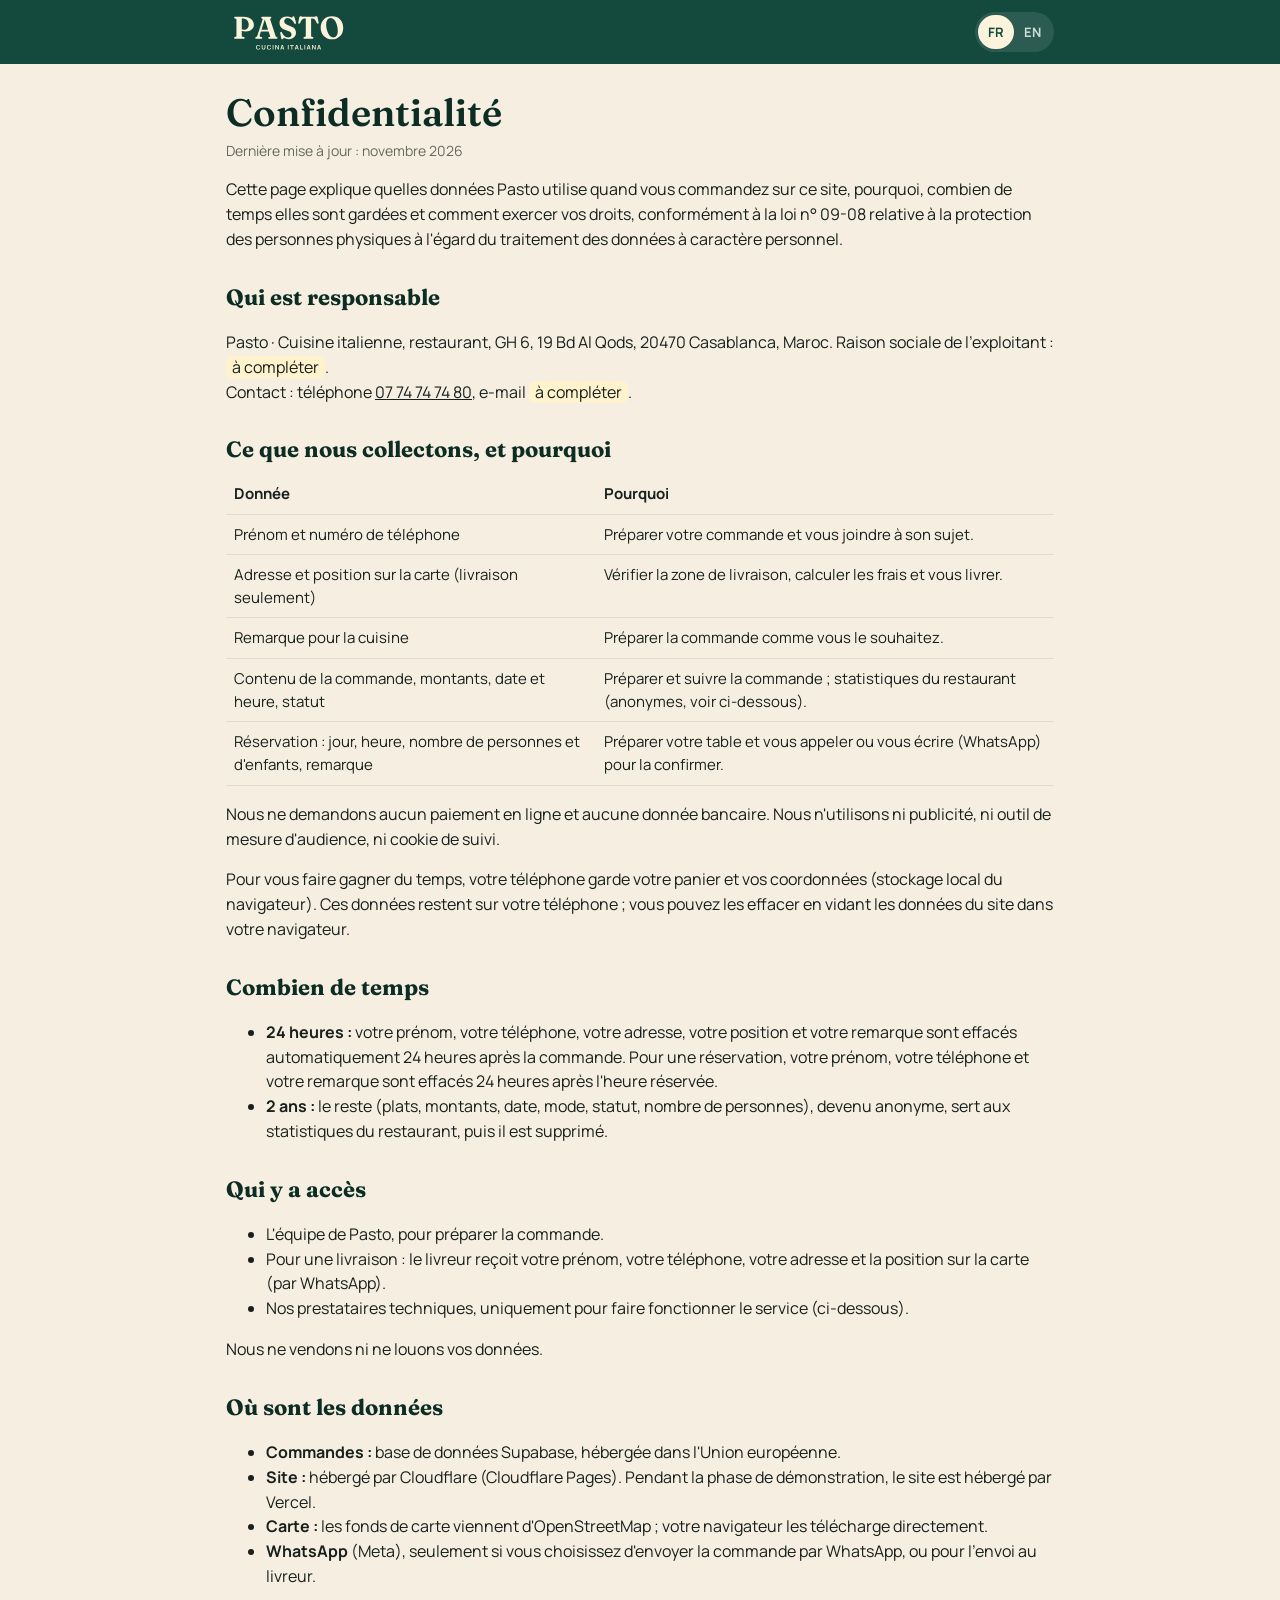
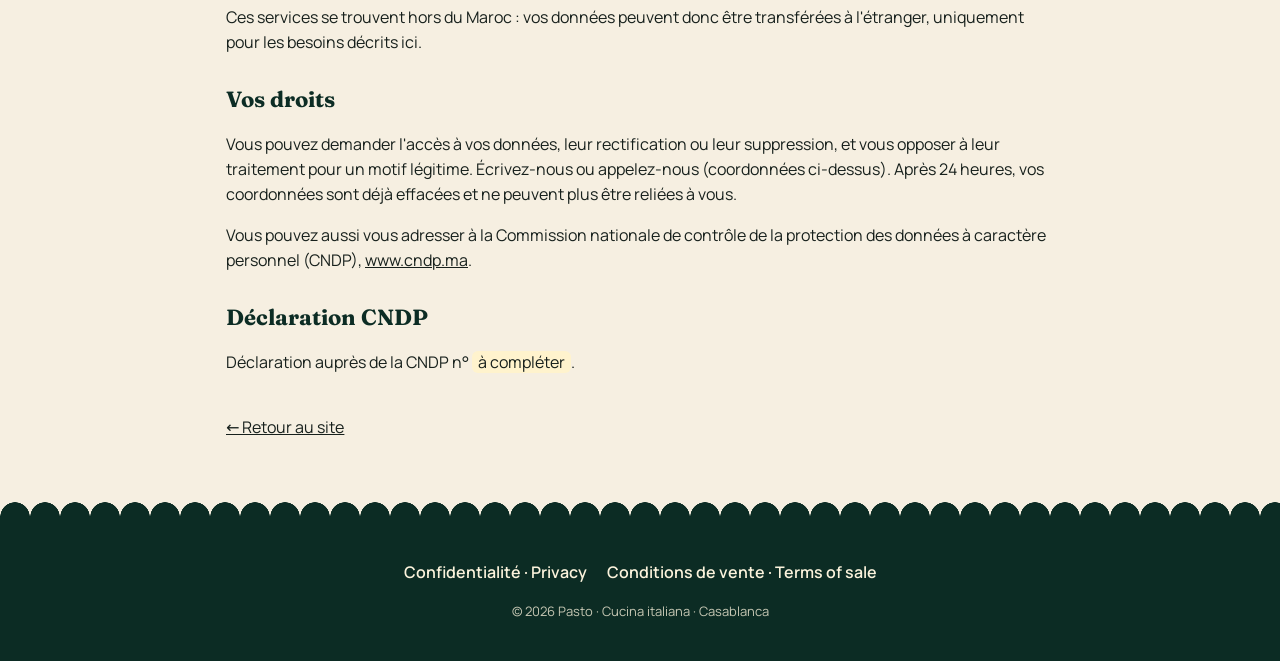
<file: confidentialite/index.html>
<!doctype html>
<html lang="fr">
<head>
  <meta charset="utf-8">
  <meta name="viewport" content="width=device-width, initial-scale=1">
  <title>Confidentialité · Pasto</title>
  <meta name="description" content="Comment Pasto utilise vos données quand vous commandez en ligne : ce qui est collecté, pourquoi, combien de temps, et vos droits (loi 09-08).">
  <link rel="canonical" href="https://pasto.vercel.app/confidentialite/">
  <meta name="theme-color" content="#144a3d">
  <link rel="icon" href="/favicon.ico" sizes="48x48">
  <link rel="stylesheet" href="/css/style.css?v=2">
  <link rel="stylesheet" href="/css/page.css?v=1">
</head>
<body data-title-fr="Confidentialité · Pasto" data-title-en="Privacy · Pasto">
  <header class="page-top"><div class="page-top__in">
    <a href="/" data-keep-lang><img src="/assets/brand/logo-cream.svg" alt="Pasto" width="600" height="192"></a>
    <div class="lang" role="group" aria-label="Langue / Language"><a data-lang-link="fr" href="/confidentialite/">FR</a><a data-lang-link="en" href="/confidentialite/?lang=en">EN</a></div>
  </div></header>

  <main class="doc">
    <article lang="fr" class="tr">
      <h1>Confidentialité</h1>
      <p class="updated">Dernière mise à jour : novembre 2026</p>
      <p>Cette page explique quelles données Pasto utilise quand vous commandez sur ce site, pourquoi, combien de temps elles sont gardées et comment exercer vos droits, conformément à la loi n° 09-08 relative à la protection des personnes physiques à l'égard du traitement des données à caractère personnel.</p>

      <h2>Qui est responsable</h2>
      <p>Pasto · Cuisine italienne, restaurant, GH 6, 19 Bd Al Qods, 20470 Casablanca, Maroc. Raison sociale de l'exploitant : <span class="todo">à compléter</span>.<br>
        Contact : téléphone <a href="tel:+212774747480">07 74 74 74 80</a>, e-mail <span class="todo">à compléter</span>.</p>

      <h2>Ce que nous collectons, et pourquoi</h2>
      <table>
        <tr><th>Donnée</th><th>Pourquoi</th></tr>
        <tr><td>Prénom et numéro de téléphone</td><td>Préparer votre commande et vous joindre à son sujet.</td></tr>
        <tr><td>Adresse et position sur la carte (livraison seulement)</td><td>Vérifier la zone de livraison, calculer les frais et vous livrer.</td></tr>
        <tr><td>Remarque pour la cuisine</td><td>Préparer la commande comme vous le souhaitez.</td></tr>
        <tr><td>Contenu de la commande, montants, date et heure, statut</td><td>Préparer et suivre la commande ; statistiques du restaurant (anonymes, voir ci-dessous).</td></tr>
        <tr><td>Réservation : jour, heure, nombre de personnes et d'enfants, remarque</td><td>Préparer votre table et vous appeler ou vous écrire (WhatsApp) pour la confirmer.</td></tr>
      </table>
      <p>Nous ne demandons aucun paiement en ligne et aucune donnée bancaire. Nous n'utilisons ni publicité, ni outil de mesure d'audience, ni cookie de suivi.</p>
      <p>Pour vous faire gagner du temps, votre téléphone garde votre panier et vos coordonnées (stockage local du navigateur). Ces données restent sur votre téléphone ; vous pouvez les effacer en vidant les données du site dans votre navigateur.</p>

      <h2>Combien de temps</h2>
      <ul>
        <li><strong>24 heures :</strong> votre prénom, votre téléphone, votre adresse, votre position et votre remarque sont effacés automatiquement 24 heures après la commande. Pour une réservation, votre prénom, votre téléphone et votre remarque sont effacés 24 heures après l'heure réservée.</li>
        <li><strong>2 ans :</strong> le reste (plats, montants, date, mode, statut, nombre de personnes), devenu anonyme, sert aux statistiques du restaurant, puis il est supprimé.</li>
      </ul>

      <h2>Qui y a accès</h2>
      <ul>
        <li>L'équipe de Pasto, pour préparer la commande.</li>
        <li>Pour une livraison : le livreur reçoit votre prénom, votre téléphone, votre adresse et la position sur la carte (par WhatsApp).</li>
        <li>Nos prestataires techniques, uniquement pour faire fonctionner le service (ci-dessous).</li>
      </ul>
      <p>Nous ne vendons ni ne louons vos données.</p>

      <h2>Où sont les données</h2>
      <ul>
        <li><strong>Commandes :</strong> base de données Supabase, hébergée dans l'Union européenne.</li>
        <li><strong>Site :</strong> hébergé par Cloudflare (Cloudflare Pages). Pendant la phase de démonstration, le site est hébergé par Vercel.</li>
        <li><strong>Carte :</strong> les fonds de carte viennent d'OpenStreetMap ; votre navigateur les télécharge directement.</li>
        <li><strong>WhatsApp</strong> (Meta), seulement si vous choisissez d'envoyer la commande par WhatsApp, ou pour l'envoi au livreur.</li>
      </ul>
      <p>Ces services se trouvent hors du Maroc : vos données peuvent donc être transférées à l'étranger, uniquement pour les besoins décrits ici.</p>

      <h2>Vos droits</h2>
      <p>Vous pouvez demander l'accès à vos données, leur rectification ou leur suppression, et vous opposer à leur traitement pour un motif légitime. Écrivez-nous ou appelez-nous (coordonnées ci-dessus). Après 24 heures, vos coordonnées sont déjà effacées et ne peuvent plus être reliées à vous.</p>
      <p>Vous pouvez aussi vous adresser à la Commission nationale de contrôle de la protection des données à caractère personnel (CNDP), <a href="https://www.cndp.ma" target="_blank" rel="noopener">www.cndp.ma</a>.</p>

      <h2>Déclaration CNDP</h2>
      <p>Déclaration auprès de la CNDP n° <span class="todo">à compléter</span>.</p>

      <a class="back" href="/" data-keep-lang>← Retour au site</a>
    </article>

    <article lang="en" class="tr">
      <h1>Privacy</h1>
      <p class="updated">Last updated: November 2026</p>
      <p>This page explains what data Pasto uses when you order on this site, why, how long it is kept and how to use your rights, under Moroccan Law No. 09-08 on the protection of individuals with regard to the processing of personal data.</p>

      <h2>Who is responsible</h2>
      <p>Pasto · Cuisine italienne, restaurant, GH 6, 19 Bd Al Qods, 20470 Casablanca, Morocco. Legal name of the business: <span class="todo">to be completed</span>.<br>
        Contact: phone <a href="tel:+212774747480">07 74 74 74 80</a>, email <span class="todo">to be completed</span>.</p>

      <h2>What we collect, and why</h2>
      <table>
        <tr><th>Data</th><th>Why</th></tr>
        <tr><td>First name and phone number</td><td>To prepare your order and contact you about it.</td></tr>
        <tr><td>Address and map position (delivery only)</td><td>To check the delivery area, work out the fee and deliver.</td></tr>
        <tr><td>Note for the kitchen</td><td>To prepare the order the way you want it.</td></tr>
        <tr><td>Order contents, amounts, date and time, status</td><td>To prepare and track the order; the restaurant's statistics (anonymous, see below).</td></tr>
        <tr><td>Booking: day, time, number of people and children, note</td><td>To prepare your table and call or write to you (WhatsApp) to confirm it.</td></tr>
      </table>
      <p>We take no online payment and no bank details. We use no advertising, no audience measurement and no tracking cookies.</p>
      <p>To save you time, your phone keeps your cart and your details (the browser's local storage). They stay on your phone; you can erase them by clearing this site's data in your browser.</p>

      <h2>How long</h2>
      <ul>
        <li><strong>24 hours:</strong> your first name, phone, address, map position and note are erased automatically 24 hours after the order. For a booking, your first name, phone and note are erased 24 hours after the booked time.</li>
        <li><strong>2 years:</strong> the rest (dishes, amounts, date, type, status, number of people), now anonymous, is used for the restaurant's statistics, then deleted.</li>
      </ul>

      <h2>Who can see it</h2>
      <ul>
        <li>The Pasto team, to prepare the order.</li>
        <li>For a delivery: the driver receives your first name, phone, address and map position (by WhatsApp).</li>
        <li>Our technical providers, only to run the service (below).</li>
      </ul>
      <p>We never sell or rent your data.</p>

      <h2>Where the data is</h2>
      <ul>
        <li><strong>Orders:</strong> Supabase database, hosted in the European Union.</li>
        <li><strong>Website:</strong> hosted by Cloudflare (Cloudflare Pages). During the demo phase the site is hosted by Vercel.</li>
        <li><strong>Map:</strong> map tiles come from OpenStreetMap; your browser downloads them directly.</li>
        <li><strong>WhatsApp</strong> (Meta), only if you choose to send the order by WhatsApp, or for the message to the driver.</li>
      </ul>
      <p>These services are outside Morocco, so your data may be transferred abroad, only for the purposes described here.</p>

      <h2>Your rights</h2>
      <p>You can ask to access, correct or delete your data, and object to its use on legitimate grounds. Write or call us (details above). After 24 hours your details are already erased and can no longer be linked to you.</p>
      <p>You can also contact Morocco's data protection authority, the CNDP: <a href="https://www.cndp.ma" target="_blank" rel="noopener">www.cndp.ma</a>.</p>

      <h2>CNDP declaration</h2>
      <p>CNDP declaration No. <span class="todo">to be completed</span>.</p>

      <a class="back" href="/" data-keep-lang>← Back to the site</a>
    </article>
  </main>
  <footer class="footer"><div class="wrap footer__in">
    <nav class="footer__links"><a href="/confidentialite/" data-keep-lang>Confidentialité · Privacy</a><a href="/conditions/" data-keep-lang>Conditions de vente · Terms of sale</a></nav>
    <p class="footer__copy">© 2026 Pasto · Cucina italiana · Casablanca</p>
  </div></footer>
  <script src="/js/page.js?v=1"></script>
</body>
</html>
</file>
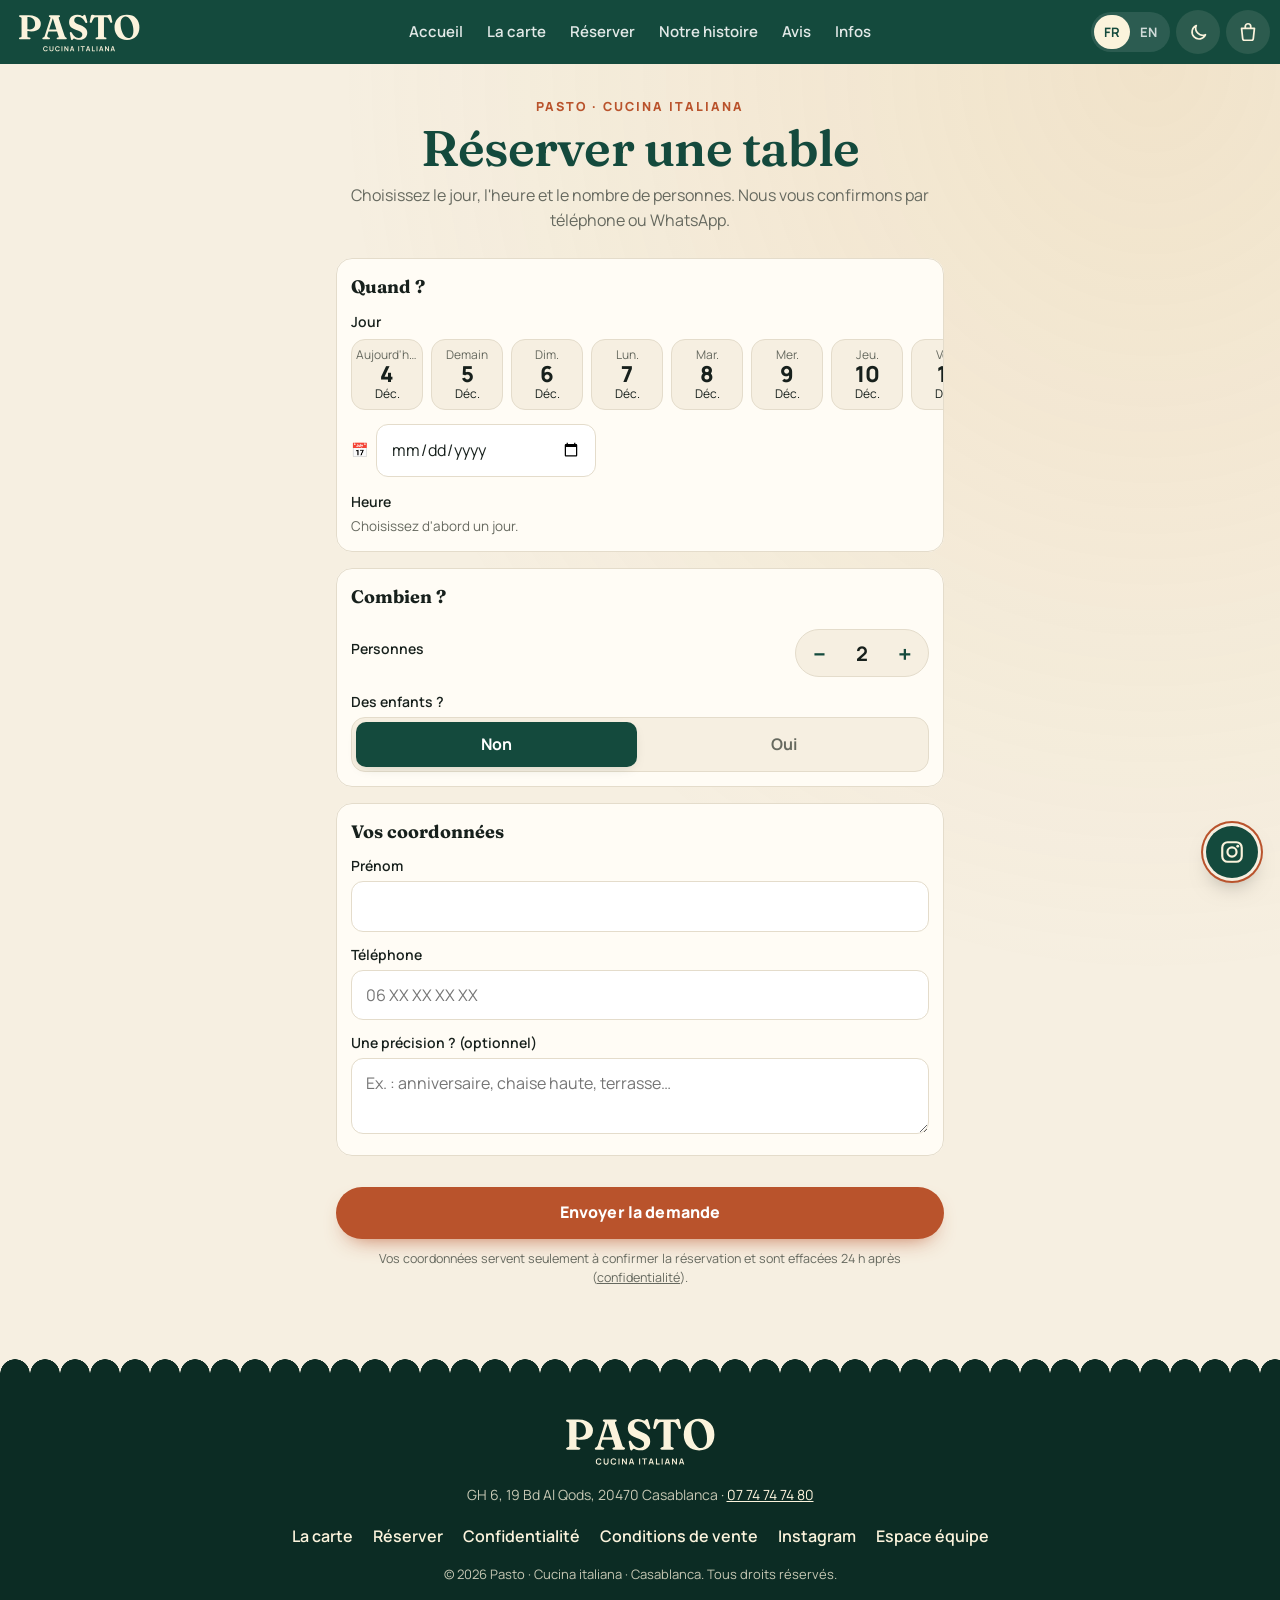
<file: reserver/index.html>
<!doctype html>
<html lang="fr" dir="ltr">
<head>
  <meta charset="utf-8">
  <meta name="viewport" content="width=device-width, initial-scale=1, viewport-fit=cover">
  <title>Réserver une table · Pasto, restaurant italien à Casablanca</title>
  <meta name="description" content="Réservez votre table chez Pasto, cuisine italienne au boulevard Al Qods à Casablanca. Nous vous confirmons par téléphone ou WhatsApp.">
  <link rel="canonical" href="https://pasto.vercel.app/reserver/">
  <link rel="alternate" hreflang="fr" href="https://pasto.vercel.app/reserver/">
  <link rel="alternate" hreflang="en" href="https://pasto.vercel.app/reserver/?lang=en">
  <link rel="alternate" hreflang="x-default" href="https://pasto.vercel.app/reserver/">
  <meta name="theme-color" content="#144a3d">
  <!-- dark mode before the first paint: the saved choice, or the phone's setting the first time -->
  <script>try{var s=localStorage.getItem("pasto.theme"),d=s?s==='"dark"':matchMedia("(prefers-color-scheme: dark)").matches;if(d)document.documentElement.setAttribute("data-theme","dark")}catch(e){}</script>
  <meta property="og:type" content="restaurant">
  <meta property="og:site_name" content="Pasto">
  <meta property="og:title" content="Réserver une table · Pasto, restaurant italien à Casablanca">
  <meta property="og:description" content="Réservez votre table chez Pasto, cuisine italienne au boulevard Al Qods à Casablanca. Nous vous confirmons par téléphone ou WhatsApp.">
  <meta property="og:url" content="https://pasto.vercel.app/reserver/">
  <meta property="og:image" content="https://pasto.vercel.app/assets/share.jpg">
  <meta property="og:image:width" content="1200">
  <meta property="og:image:height" content="630">
  <meta property="og:locale" content="fr_MA">
  <meta property="og:locale:alternate" content="en_GB">
  <meta name="twitter:card" content="summary_large_image">

  <link rel="icon" href="/favicon.ico" sizes="48x48">
  <link rel="icon" href="/assets/icons/icon-192.png" type="image/png" sizes="192x192">
  <link rel="apple-touch-icon" href="/assets/icons/apple-touch-icon.png">
  <link rel="manifest" href="/site.webmanifest">
  <meta name="mobile-web-app-capable" content="yes">
  <meta name="apple-mobile-web-app-capable" content="yes">
  <meta name="apple-mobile-web-app-title" content="Pasto">
  <meta name="apple-mobile-web-app-status-bar-style" content="black-translucent">

  <link rel="preload" href="/assets/fonts/fraunces-normal-latin.woff2" as="font" type="font/woff2" crossorigin>
  <link rel="preload" href="/assets/fonts/manrope-normal-latin.woff2" as="font" type="font/woff2" crossorigin>
  <link rel="stylesheet" href="/css/style.css?v=2">

</head>
<body data-page="book">
  <a class="skip-link" href="#top" data-i18n="nav.home">Accueil</a>

  <header class="topbar">
    <div class="topbar__in">
      <button class="icon-btn burger" type="button" data-nav-toggle aria-controls="nav-panel" aria-expanded="false" data-i18n-aria="nav.open"><span></span><span></span><span></span></button>
      <a class="brand" href="/" data-keep-lang aria-label="Pasto">
        <img class="brand__logo" src="/assets/brand/logo-cream.svg" alt="Pasto · Cucina italiana" width="600" height="192">
      </a>
      <nav class="topnav" aria-label="Menu">
        <a href="/" data-keep-lang data-i18n="nav.home">Accueil</a>
        <a href="/commander/" data-keep-lang data-i18n="nav.order">La carte</a>
        <a href="/reserver/" data-keep-lang data-i18n="nav.book">Réserver</a>
        <a href="/#histoire" data-keep-lang data-i18n="nav.story">Notre histoire</a>
        <a href="/#avis" data-keep-lang data-i18n="nav.reviews">Avis</a>
        <a href="/#infos" data-keep-lang data-i18n="nav.info">Infos</a>
      </nav>
      <div class="topbar__actions">
        <button class="install-btn" type="button" data-install hidden><img src="/assets/icons/icon-192.png" alt="" width="28" height="28"><span data-i18n="nav.install">Installer</span></button>
        <div class="lang" role="group" data-i18n-aria="nav.lang">
          <a data-lang-link="fr" href="?">FR</a>
          <a data-lang-link="en" href="?lang=en">EN</a>
        </div>
        <button class="icon-btn theme-btn" type="button" data-theme-toggle data-i18n-aria="nav.dark"><svg class="theme-btn__moon" viewBox="0 0 24 24" aria-hidden="true"><path d="M20 14.5A8 8 0 0 1 9.5 4a8 8 0 1 0 10.5 10.5z" fill="none" stroke="currentColor" stroke-width="1.9" stroke-linejoin="round"/></svg><svg class="theme-btn__sun" viewBox="0 0 24 24" aria-hidden="true"><circle cx="12" cy="12" r="4" fill="none" stroke="currentColor" stroke-width="1.9"/><path d="M12 2.5v2.2M12 19.3v2.2M2.5 12h2.2M19.3 12h2.2M5.3 5.3l1.6 1.6M17.1 17.1l1.6 1.6M5.3 18.7l1.6-1.6M17.1 6.9l1.6-1.6" stroke="currentColor" stroke-width="1.9" stroke-linecap="round"/></svg></button>
        <a class="icon-btn cart-btn" href="/commander/?panier=1" data-keep-lang data-i18n-aria="nav.cart"><svg viewBox="0 0 24 24" aria-hidden="true"><path d="M5 8h14l-1.2 11.1a2 2 0 0 1-2 1.9H8.2a2 2 0 0 1-2-1.9L5 8zM9 8V6a3 3 0 0 1 6 0v2" fill="none" stroke="currentColor" stroke-width="1.9" stroke-linejoin="round"/></svg><span class="badge js-cart-count" hidden>0</span></a>
      </div>
    </div>
  </header>

  <!-- phones: the ☰ menu -->
  <div class="layer navpanel" id="nav-panel" hidden>
    <div class="layer__shade" data-close></div>
    <nav class="navpanel__panel" aria-label="Menu">
      <div class="navpanel__head">
        <img src="/assets/brand/logo-cream.svg" alt="Pasto" width="600" height="192">
        <button class="layer__x" type="button" data-close data-i18n-aria="nav.close">×</button>
      </div>
      <div class="navpanel__links">
        <a href="/" data-keep-lang data-i18n="nav.home">Accueil</a>
        <a href="/commander/" data-keep-lang data-i18n="nav.order">La carte</a>
        <a href="/reserver/" data-keep-lang data-i18n="nav.book">Réserver</a>
        <a href="/#histoire" data-keep-lang data-i18n="nav.story">Notre histoire</a>
        <a href="/#avis" data-keep-lang data-i18n="nav.reviews">Avis</a>
        <a href="/#infos" data-keep-lang data-i18n="nav.info">Infos</a>
      </div>
      <div class="navpanel__tools">
        <div class="lang lang--panel" role="group" data-i18n-aria="nav.lang">
          <a data-lang-link="fr" href="?">Français</a>
          <a data-lang-link="en" href="?lang=en">English</a>
        </div>
        <button class="btn btn--line btn--block theme-btn theme-btn--text" type="button" data-theme-toggle><svg class="theme-btn__moon" viewBox="0 0 24 24" aria-hidden="true"><path d="M20 14.5A8 8 0 0 1 9.5 4a8 8 0 1 0 10.5 10.5z" fill="none" stroke="currentColor" stroke-width="1.9" stroke-linejoin="round"/></svg><svg class="theme-btn__sun" viewBox="0 0 24 24" aria-hidden="true"><circle cx="12" cy="12" r="4" fill="none" stroke="currentColor" stroke-width="1.9"/><path d="M12 2.5v2.2M12 19.3v2.2M2.5 12h2.2M19.3 12h2.2M5.3 5.3l1.6 1.6M17.1 17.1l1.6 1.6M5.3 18.7l1.6-1.6M17.1 6.9l1.6-1.6" stroke="currentColor" stroke-width="1.9" stroke-linecap="round"/></svg><span data-theme-label>Mode sombre</span></button>
        <button class="btn btn--red btn--block install-btn install-btn--panel" type="button" data-install hidden><img src="/assets/icons/icon-192.png" alt="" width="26" height="26"><span data-i18n="nav.install">Installer</span></button>
      </div>
    </nav>
  </div>

  <main id="top">
    <section class="book" id="book" aria-labelledby="book-title">
      <div class="wrap book__in">
        <header class="section-head">
          <p class="eyebrow">Pasto · Cucina italiana</p>
          <h1 class="section-title" id="book-title" data-i18n="book.title">Réserver une table</h1>
          <p class="section-lead" data-i18n="book.lead">Choisissez le jour, l'heure et le nombre de personnes. Nous vous confirmons par téléphone ou WhatsApp.</p>
        </header>

        <form id="book-form" class="book__form" novalidate>
          <fieldset class="block">
            <legend data-i18n="book.when">Quand ?</legend>
            <p class="field__label" data-i18n="book.date">Jour</p>
            <div class="days" id="book-days"></div>
            <label class="field field--inline">
              <span class="field__label">📅</span>
              <input type="date" id="book-date" aria-label="Date">
            </label>
            <p class="field__label" data-i18n="book.time">Heure</p>
            <div class="slots" id="book-slots"></div>
          </fieldset>

          <fieldset class="block">
            <legend data-i18n="book.who">Combien ?</legend>
            <div class="count-row">
              <span class="field__label" data-i18n="book.people">Personnes</span>
              <div class="stepper stepper--big">
                <button type="button" id="people-less" aria-label="−">−</button>
                <span class="stepper__n" id="people-n" aria-live="polite">2</span>
                <button type="button" id="people-more" aria-label="+">+</button>
              </div>
            </div>
            <p class="hint" id="people-max"></p>
            <p class="field__label" data-i18n="book.kids">Des enfants ?</p>
            <div class="seg">
              <label><input type="radio" name="kids" value="no" checked><span data-i18n="book.kidsNo">Non</span></label>
              <label><input type="radio" name="kids" value="yes"><span data-i18n="book.kidsYes">Oui</span></label>
            </div>
            <div class="count-row" id="kids-box" hidden>
              <span class="field__label" data-i18n="book.kidsCount">Dont enfants</span>
              <div class="stepper stepper--big">
                <button type="button" id="kids-less" aria-label="−">−</button>
                <span class="stepper__n" id="kids-n" aria-live="polite">1</span>
                <button type="button" id="kids-more" aria-label="+">+</button>
              </div>
            </div>
          </fieldset>

          <fieldset class="block">
            <legend data-i18n="book.you">Vos coordonnées</legend>
            <label class="field">
              <span class="field__label" data-i18n="cart.name">Prénom</span>
              <input name="name" type="text" maxlength="60" autocomplete="given-name">
            </label>
            <label class="field">
              <span class="field__label" data-i18n="cart.phone">Téléphone</span>
              <input name="phone" type="tel" inputmode="tel" maxlength="20" autocomplete="tel" data-i18n-ph="cart.phonePh">
            </label>
            <label class="field">
              <span class="field__label" data-i18n="book.notes">Une précision ? (optionnel)</span>
              <textarea name="notes" rows="2" maxlength="300" data-i18n-ph="book.notesPh"></textarea>
            </label>
          </fieldset>

          <p class="order__err" id="book-err" role="alert"></p>
          <button class="btn btn--red btn--block btn--lg" id="book-btn" type="submit" data-i18n="book.submit">Envoyer la demande</button>
          <p class="order__legal" data-i18n-html="book.legal"></p>
        </form>

        <div class="book__done" id="book-done" hidden role="status" aria-live="polite">
          <p class="book__done-icon" aria-hidden="true">✓</p>
          <h2 id="book-done-title"></h2>
          <p class="book__summary" id="book-summary"></p>
          <p id="book-done-text"></p>
          <a class="btn btn--wa" id="book-wa" href="#" target="_blank" rel="noopener" hidden data-i18n="track.whatsapp">Envoyer sur WhatsApp</a>
          <p class="tracker__grazie">Grazie mille !</p>
          <button class="btn btn--line" type="button" id="book-again" data-i18n="book.again">Nouvelle demande</button>
        </div>
      </div>
    </section>
  </main>

  <footer class="footer">
    <div class="wrap footer__in">
      <img class="footer__logo" src="/assets/brand/logo-cream.svg" alt="Pasto · Cucina italiana" width="600" height="192" loading="lazy">
      <p class="footer__addr"><span data-footer-address></span> · <a data-phone="text" href="#"></a></p>
      <nav class="footer__links">
        <a href="/commander/" data-keep-lang data-i18n="nav.order">La carte</a>
        <a href="/reserver/" data-keep-lang data-i18n="nav.book">Réserver</a>
        <a href="/confidentialite/" data-keep-lang data-i18n="footer.privacy">Confidentialité</a>
        <a href="/conditions/" data-keep-lang data-i18n="footer.terms">Conditions de vente</a>
        <a data-insta href="#" target="_blank" rel="noopener">Instagram</a>
        <a href="/commandes/" data-i18n="footer.staff">Espace équipe</a>
      </nav>
      <p class="footer__copy">© <span id="year"></span> Pasto · Cucina italiana · Casablanca. <span data-i18n="footer.rights">Tous droits réservés.</span></p>
    </div>
  </footer>

  <!-- Instagram -->
  <a class="ig-fab" data-insta href="https://www.instagram.com/pastoitaliana/" target="_blank" rel="noopener" data-i18n-aria="ig.label"><svg viewBox="0 0 24 24" aria-hidden="true"><rect x="3" y="3" width="18" height="18" rx="5" fill="none" stroke="currentColor" stroke-width="2"/><circle cx="12" cy="12" r="4.2" fill="none" stroke="currentColor" stroke-width="2"/><circle cx="17.3" cy="6.7" r="1.3" fill="currentColor"/></svg></a>

  <!-- iPhone: how to install -->
  <div class="layer sheet" id="ios-steps" role="dialog" aria-modal="true" aria-labelledby="ios-title" hidden>
    <div class="layer__shade" data-close></div>
    <div class="sheet__panel">
      <button class="layer__x" type="button" data-close data-i18n-aria="opt.close">×</button>
      <img class="ios__icon" src="/assets/icons/icon-192.png" alt="" width="72" height="72">
      <h3 class="sheet__title" id="ios-title" data-i18n="install.ios.title">Installer sur iPhone</h3>
      <ol class="ios__steps" id="ios-list"></ol>
      <button class="btn btn--green btn--block" type="button" data-close data-i18n="install.ok">Compris</button>
    </div>
  </div>

  <!-- install banner (Android, iPhone) -->
  <div class="install-banner" id="install-banner" role="dialog" aria-labelledby="ib-title">
    <img src="/assets/icons/icon-192.png" alt="" width="48" height="48">
    <div class="install-banner__text"><strong id="ib-title" data-i18n="install.title">Pasto sur votre écran d'accueil</strong><span data-i18n="install.text"></span></div>
    <div class="install-banner__btns">
      <button class="btn btn--sm btn--ghost" type="button" id="install-later" data-i18n="install.later">Plus tard</button>
      <button class="btn btn--sm btn--red" type="button" id="install-go" data-i18n="install.cta">Installer</button>
    </div>
  </div>

  <div class="tracker" id="tracker" hidden></div>
  <div class="toast" id="toast" role="status" aria-live="polite"></div>
  <noscript><p class="noscript">Activez JavaScript pour commander, ou appelez le 07 74 74 74 80.</p></noscript>
  <script src="/js/config.js?v=1"></script>
  <script src="/js/i18n.js?v=1"></script>
  <script src="/js/art.js?v=1"></script>
  <script src="/js/orders.js?v=1"></script>
  <script src="/js/common.js?v=1"></script>
  <script src="/js/reserve.js?v=1"></script>
</body>
</html>
</file>
<file: css/style.css>
/*
 * Pasto: styles of the customer site. Deep green and cream from the logo, terracotta for the actions, arches as
 * the frame of every picture. Fraunces (titles) and Manrope (text), served from assets/fonts/.
 * Old phones: no aspect-ratio (padding-top boxes instead), no :has(), no inset, flex gaps avoided where it matters.
 */

@font-face { font-family: "Fraunces"; font-style: normal; font-weight: 100 900; font-display: swap; src: url("/assets/fonts/fraunces-normal-latin.woff2") format("woff2"); }
@font-face { font-family: "Fraunces"; font-style: italic; font-weight: 100 900; font-display: swap; src: url("/assets/fonts/fraunces-italic-latin.woff2") format("woff2"); }
@font-face { font-family: "Manrope"; font-style: normal; font-weight: 200 800; font-display: swap; src: url("/assets/fonts/manrope-normal-latin.woff2") format("woff2"); }

:root {
  --green: #144a3d;
  --green-dark: #0f3a30;
  --green-deep: #0c2c24;
  --green-soft: #e3eee9;
  --red: #b9532c;            /* terracotta: the action colour */
  --red-dark: #9a4423;
  --gold: #d29a3c;           /* saffron: stars, focus */
  --cream: #f6efe1;
  --paper: #fffcf5;
  --ink: #17201c;
  --muted: #66695f;
  --line: #e4dccb;
  --shadow: 0 14px 34px -16px rgba(20, 40, 32, .32);
  --shadow-sm: 0 4px 14px -6px rgba(20, 40, 32, .22);
  --radius: 18px;
  --top-h: 64px;
  --serif: "Fraunces", Georgia, "Times New Roman", serif;
  --sans: "Manrope", system-ui, -apple-system, "Segoe UI", Roboto, Arial, sans-serif;
  --script: "Fraunces", Georgia, serif;
  --safe-b: env(safe-area-inset-bottom, 0px);
  /* roles (light) */
  --bg: var(--cream);
  --heading: var(--green);
  --green-text: var(--green);
  --header-bg: var(--green);
  --footer-bg: var(--green-deep);
  --bar-bg: rgba(246, 239, 225, .94);
  --field-bg: #fff;
  --band: var(--green);      /* the story band */
  --tile: #efe5d0;           /* behind a drawn placeholder */
  --art: #144a3d;            /* the line of a drawn placeholder */
  --disc: #e7dcc3;
}
/* Dark mode (button in the header; html[data-theme] is set before the first paint) */
:root[data-theme="dark"] {
  --bg: #0c1713;
  --paper: #13221c;
  --ink: #eee7d8;
  --muted: #a6a898;
  --line: #24362e;
  --heading: #f3e9d2;
  --green-text: #9fd1bd;
  --green-soft: #183028;
  --header-bg: #0e2a22;
  --footer-bg: #08120e;
  --bar-bg: rgba(12, 23, 19, .92);
  --field-bg: #0f1d18;
  --band: #10261f;
  --tile: #1a2c25;
  --art: #e9dcbc;
  --disc: #213a31;
  --red: #d06a40;
  --red-dark: #b9532c;
  --shadow: 0 14px 34px -16px rgba(0, 0, 0, .75);
  --shadow-sm: 0 4px 14px -6px rgba(0, 0, 0, .6);
  color-scheme: dark;
}

*, *::before, *::after { box-sizing: border-box; }
html { -webkit-text-size-adjust: 100%; scroll-behavior: smooth; scroll-padding-top: calc(var(--top-h) + 64px); }
body { margin: 0; font-family: var(--sans); font-size: 16px; line-height: 1.55; color: var(--ink); background: var(--bg); -webkit-font-smoothing: antialiased; }
body.has-layer { overflow: hidden; }
html.intro-on body { overflow: hidden; }
img, svg { display: block; max-width: 100%; }
a { color: inherit; }
button, input, textarea { font: inherit; color: inherit; }
button { cursor: pointer; }
[hidden] { display: none !important; }
:focus-visible { outline: 3px solid var(--gold); outline-offset: 2px; }
.visually-hidden { position: absolute !important; width: 1px; height: 1px; overflow: hidden; clip: rect(0 0 0 0); white-space: nowrap; }
.skip-link { position: absolute; left: 8px; top: -60px; z-index: 100; background: var(--paper); padding: 8px 14px; border-radius: 10px; }
.skip-link:focus { top: 8px; }
.wrap { width: 100%; max-width: 1180px; margin: 0 auto; padding: 0 16px; }
.center { text-align: center; }
.noscript { padding: 16px; text-align: center; background: var(--paper); }

/* ---------- Buttons ---------- */
.btn { display: inline-flex; align-items: center; justify-content: center; min-height: 44px; padding: 10px 20px; border-radius: 999px; border: 2px solid transparent; font-weight: 700; font-size: 15px; text-decoration: none; line-height: 1.2; transition: transform .15s ease, background-color .15s ease, box-shadow .15s ease; -webkit-tap-highlight-color: transparent; }
.btn:active { transform: scale(.97); }
.btn svg { width: 18px; height: 18px; margin-right: 8px; }
.btn--lg { min-height: 52px; padding: 12px 26px; font-size: 16px; }
.btn--sm { min-height: 38px; padding: 6px 14px; font-size: 14px; }
.btn--block { display: flex; width: 100%; }
.btn--red { background: var(--red); color: #fff; box-shadow: 0 8px 20px -10px rgba(200, 37, 44, .8); }
.btn--red:hover { background: var(--red-dark); }
.btn--green { background: var(--green); color: #fff; }
.btn--green:hover { background: var(--green-dark); }
.btn--line { background: transparent; border-color: currentColor; color: var(--green-text); }
.btn--line:hover { background: rgba(30, 92, 52, .07); }
.btn--ghost { background: transparent; color: var(--muted); border-color: var(--line); }
.btn--danger { color: var(--red); }
.btn--wa { background: #1f9e58; color: #fff; }
.btn--review { background: var(--gold); color: var(--ink); margin-top: 8px; }
.btn[disabled] { opacity: .55; cursor: not-allowed; box-shadow: none; }

/* ---------- Header ---------- */
.topbar { position: sticky; top: 0; z-index: 40; background: var(--header-bg); color: #fff; transition: box-shadow .2s; }
.topbar.is-scrolled { box-shadow: 0 6px 20px -10px rgba(0, 0, 0, .45); }
.topbar__in { position: relative; max-width: 1280px; margin: 0 auto; height: var(--top-h); padding: 0 10px; display: flex; align-items: center; }
.brand { display: block; margin-right: auto; }
.brand__logo { height: 38px; width: auto; }
.topnav { display: none; }
.topbar__actions { display: flex; align-items: center; }
.topbar__actions > * + * { margin-left: 6px; }
.icon-btn { position: relative; display: inline-flex; align-items: center; justify-content: center; min-width: 44px; height: 44px; padding: 0 10px; border-radius: 999px; background: rgba(255, 255, 255, .1); border: 0; color: #fff; text-decoration: none; }
.icon-btn svg { width: 22px; height: 22px; }
/* ☰: three bands */
.burger { flex-direction: column; justify-content: center; width: 44px; padding: 0; margin-right: 8px; background: transparent; }
.burger span { display: block; width: 22px; height: 2.5px; margin: 2.5px 0; border-radius: 2px; background: #fff; transition: transform .2s, opacity .2s; }
.burger[aria-expanded="true"] span:nth-child(1) { transform: translateY(7.5px) rotate(45deg); }
.burger[aria-expanded="true"] span:nth-child(2) { opacity: 0; }
.burger[aria-expanded="true"] span:nth-child(3) { transform: translateY(-7.5px) rotate(-45deg); }
/* install: the app icon + « Installer » */
.install-btn { display: inline-flex; align-items: center; height: 40px; padding: 0 12px 0 6px; border-radius: 999px; border: 0; background: #fff; color: var(--green); font-weight: 700; font-size: 14px; }
.install-btn img { width: 28px; height: 28px; border-radius: 8px; margin-right: 7px; }
.install-btn--panel { height: auto; background: var(--red); color: #fff; }
.theme-btn__sun { display: none; }
:root[data-theme="dark"] .theme-btn__sun { display: block; }
:root[data-theme="dark"] .theme-btn__moon { display: none; }
.theme-btn--text svg { margin-right: 8px; }
.topbar .lang { display: none; }
.badge { position: absolute; top: -2px; right: -2px; min-width: 20px; height: 20px; padding: 0 5px; border-radius: 10px; background: var(--red); color: #fff; font-size: 12px; font-weight: 700; line-height: 20px; text-align: center; border: 2px solid var(--header-bg); }
.bump { animation: bump .35s ease; }
@keyframes bump { 40% { transform: scale(1.35); } }
.lang { display: flex; background: rgba(255, 255, 255, .1); border-radius: 999px; padding: 3px; }
.lang a { display: block; padding: 7px 10px; border-radius: 999px; font-size: 13px; font-weight: 700; text-decoration: none; color: rgba(255, 255, 255, .78); }
.lang a[aria-current="true"] { background: #fff; color: var(--green); }

/* the ☰ panel (phones) */
.navpanel__panel { position: absolute; top: 0; bottom: 0; left: 0; width: 86%; max-width: 360px; display: flex; flex-direction: column; overflow-y: auto; background: var(--header-bg); color: #fff; padding: 0 0 calc(18px + var(--safe-b)); transform: translateX(-100%); transition: transform .26s cubic-bezier(.2, .8, .2, 1); }
.layer.is-open .navpanel__panel { transform: none; }
.navpanel__head { position: relative; display: flex; align-items: center; height: var(--top-h); padding: 0 16px; border-bottom: 1px solid rgba(255, 255, 255, .12); }
.navpanel__head img { height: 36px; width: auto; }
.navpanel__head .layer__x { top: 12px; background: rgba(255, 255, 255, .12); color: #fff; }
.navpanel__links { padding: 10px 0; }
.navpanel__links a { display: block; padding: 13px 22px; font-family: var(--serif); font-weight: 500; font-size: 24px; color: #fff; text-decoration: none; }
.navpanel__links a[aria-current="page"] { background: rgba(255, 255, 255, .1); box-shadow: inset 4px 0 0 var(--red); }
.navpanel__tools { margin-top: auto; padding: 16px; display: grid; grid-gap: 10px; }
.navpanel__tools .btn--line { color: #fff; border-color: rgba(255, 255, 255, .6); }
.lang--panel a { flex: 1; text-align: center; padding: 10px; font-size: 14px; }

@media (min-width: 1000px) {
  .burger { display: none; }
  .brand { margin-right: 0; }
  .topnav { display: flex; position: absolute; left: 50%; top: 0; height: var(--top-h); align-items: center; transform: translateX(-50%); }
  .topnav a { padding: 8px 12px; text-decoration: none; font-weight: 600; font-size: 15px; color: rgba(255, 255, 255, .88); border-radius: 999px; white-space: nowrap; }
  .topnav a:hover { background: rgba(255, 255, 255, .1); color: #fff; }
  .topnav a[aria-current="page"] { background: rgba(255, 255, 255, .14); color: #fff; }
  .topbar__actions { margin-left: auto; }
  .topbar .lang { display: flex; }
  .brand__logo { height: 42px; }
}
@media (min-width: 1000px) and (max-width: 1240px) { .topnav a { padding: 8px 7px; font-size: 14px; } .brand__logo { height: 32px; } .install-btn span { display: none; } .install-btn { padding: 0 6px; } }

/* ---------- Sections ---------- */
.section-head { text-align: center; margin: 0 auto 22px; max-width: 640px; }
.eyebrow { margin: 0 0 4px; font-family: var(--script); font-size: 28px; line-height: 1.1; color: var(--red); }
.section-title { margin: 0; font-family: var(--serif); font-weight: 600; font-size: 32px; font-size: clamp(32px, 7vw, 48px); line-height: 1.1; color: var(--heading); }
.section-lead { margin: 8px 0 0; color: var(--muted); }

/* ---------- Menu ---------- */
.menu { padding: 44px 0 20px; }
.cat-tiles { display: grid; grid-template-columns: repeat(2, 1fr); grid-gap: 12px; }
.cat-tile { display: block; background: var(--paper); border-radius: var(--radius); overflow: hidden; text-decoration: none; box-shadow: var(--shadow-sm); border: 1px solid var(--line); transition: transform .2s ease, box-shadow .2s ease; }
.cat-tile:hover { transform: translateY(-3px); box-shadow: var(--shadow); }
.cat-tile__media { position: relative; display: block; padding-top: 68%; background: var(--green-soft); overflow: hidden; }
.cat-tile__media > svg, .cat-tile__media > img { position: absolute; top: 8%; left: 15%; width: 70%; height: 84%; object-fit: contain; transition: transform .35s ease; }
.cat-tile__media > img { top: 0; left: 0; width: 100%; height: 100%; object-fit: cover; }
.cat-tile:hover .cat-tile__media > svg { transform: scale(1.06) rotate(-3deg); }
.cat-tile__text { display: block; padding: 10px 12px 12px; }
.cat-tile__name { display: block; font-family: var(--serif); font-weight: 600; font-size: 20px; line-height: 1.15; color: var(--heading); }
.cat-tile__meta { display: block; margin-top: 2px; font-size: 13px; color: var(--muted); }
@media (min-width: 640px) { .cat-tiles { grid-template-columns: repeat(3, 1fr); grid-gap: 16px; } }
@media (min-width: 1000px) { .cat-tiles { grid-template-columns: repeat(4, 1fr); } }

.chips-bar { position: -webkit-sticky; position: sticky; top: var(--top-h); z-index: 30; margin-top: 28px; background: var(--bar-bg); border-bottom: 1px solid var(--line); }
@supports ((-webkit-backdrop-filter: blur(8px)) or (backdrop-filter: blur(8px))) { .chips-bar { background: var(--bar-bg); -webkit-backdrop-filter: blur(10px); backdrop-filter: blur(10px); } }
.chips { max-width: 1180px; margin: 0 auto; display: flex; overflow-x: auto; padding: 10px 12px; scrollbar-width: none; -webkit-overflow-scrolling: touch; }
.chips::-webkit-scrollbar { display: none; }
.chip { flex: 0 0 auto; margin-right: 8px; padding: 8px 16px; border-radius: 999px; background: var(--paper); border: 1px solid var(--line); text-decoration: none; font-weight: 600; font-size: 14px; white-space: nowrap; color: var(--ink); transition: background .2s, color .2s; }
.chip.is-active { background: var(--green); border-color: var(--green); color: #fff; }

.cat { padding-top: 30px; }
.cat__head { margin-bottom: 14px; }
.cat__title { margin: 0; font-family: var(--serif); font-weight: 600; font-size: 30px; line-height: 1.1; color: var(--heading); }
.cat__sub { margin: 2px 0 0; color: var(--muted); font-size: 14px; }
.dishes { display: grid; grid-template-columns: repeat(2, minmax(0, 1fr)); grid-gap: 12px; }
@media (min-width: 640px) { .dishes { grid-template-columns: repeat(3, minmax(0, 1fr)); grid-gap: 16px; } }
@media (min-width: 1000px) { .dishes { grid-template-columns: repeat(4, minmax(0, 1fr)); grid-gap: 18px; } }
.dish { position: relative; display: flex; flex-direction: column; background: var(--paper); border-radius: var(--radius); border: 1px solid var(--line); overflow: hidden; box-shadow: 0 2px 8px -6px rgba(34, 31, 25, .3); }
.dish__media { position: relative; padding-top: 78%; overflow: hidden; }
.dish__media.has-photo { cursor: zoom-in; -webkit-touch-callout: none; -webkit-user-select: none; user-select: none; }
.dish__img { position: absolute; top: 0; left: 0; width: 100%; height: 100%; object-fit: cover; }
.dish__art { position: absolute; top: 0; left: 0; width: 100%; height: 100%; display: block; }
.dish__art > svg { position: absolute; top: 9%; left: 17%; width: 66%; height: 82%; }
.dish__body { display: flex; flex-direction: column; flex: 1; padding: 10px 12px 12px; }
.dish__name { margin: 0; font-family: var(--serif); font-weight: 700; font-size: 16.5px; line-height: 1.2; }
.dish__desc { margin: 5px 0 0; font-size: 13px; line-height: 1.42; color: var(--muted); display: -webkit-box; -webkit-line-clamp: 4; -webkit-box-orient: vertical; overflow: hidden; }
.dish__foot { display: flex; align-items: center; justify-content: space-between; margin-top: auto; padding-top: 10px; }
.dish__price { font-weight: 800; font-size: 16px; color: var(--green-text); white-space: nowrap; }
.dish__price.is-soon { font-weight: 600; font-size: 13px; color: var(--muted); }
.dish__add { flex: 0 0 auto; width: 40px; height: 40px; border-radius: 50%; border: 0; background: var(--red); color: #fff; display: flex; align-items: center; justify-content: center; box-shadow: 0 6px 14px -8px rgba(200, 37, 44, .9); transition: transform .15s ease, background .15s; }
.dish__add svg { width: 20px; height: 20px; }
.dish__add:hover { background: var(--red-dark); }
.dish__add:active { transform: scale(.9); }
.dish__add[disabled] { background: #cfc7b8; box-shadow: none; }
.dish__add.is-added { animation: pop .45s ease; }
@keyframes pop { 30% { transform: scale(1.25); background: var(--green); } }
.dish__qty { position: absolute; top: 8px; right: 8px; padding: 2px 9px; border-radius: 999px; background: var(--green); color: #fff; font-size: 13px; font-weight: 700; box-shadow: var(--shadow-sm); }
@media (min-width: 640px) { .dish__name { font-size: 18px; } .dish__desc { font-size: 13.5px; } }

/* ---------- Info ---------- */
.info { padding: 20px 0 64px; }
.info__in { display: grid; grid-template-columns: 1fr; grid-gap: 24px; }
.info__list { margin: 18px 0; }
.info__list > div { display: grid; grid-template-columns: 110px 1fr; grid-gap: 10px; padding: 12px 0; border-bottom: 1px solid var(--line); }
.info__list dt { font-weight: 700; color: var(--green-text); font-size: 14px; }
.info__list dd { margin: 0; }
.info__list .status { margin-top: 6px; }
.info__cta { display: flex; flex-wrap: wrap; margin: 0 -5px; }
.info__cta .btn { margin: 5px; }
.info__map { height: 320px; border-radius: var(--radius); overflow: hidden; background: var(--green-soft); border: 1px solid var(--line); z-index: 0; }
@media (min-width: 900px) { .info__in { grid-template-columns: 1fr 1fr; grid-gap: 40px; align-items: center; } .info__map { height: 420px; } }

/* ---------- Footer ---------- */
.footer { background: var(--footer-bg); color: rgba(255, 255, 255, .8); padding-bottom: calc(90px + var(--safe-b)); }
.footer__in { padding-top: 34px; text-align: center; }
.footer__logo { width: 170px; height: auto; margin: 0 auto 16px; }
.footer__links { display: flex; flex-wrap: wrap; justify-content: center; margin-bottom: 12px; }
.footer__links a { margin: 4px 10px; font-weight: 600; text-decoration: none; color: #fff; }
.footer__links a:hover { text-decoration: underline; }
.footer__copy { font-size: 13px; margin: 0; }
@media (min-width: 900px) { .footer { padding-bottom: 40px; } }

/* ---------- Cart bar (phones) ---------- */
.cart-bar { position: fixed; left: 12px; right: 12px; bottom: calc(12px + var(--safe-b)); z-index: 35; display: flex; align-items: center; min-height: 56px; padding: 8px 18px; border: 0; border-radius: 999px; background: var(--red); color: #fff; font-weight: 700; box-shadow: 0 14px 30px -12px rgba(140, 20, 25, .7); animation: barIn .3s ease; }
.cart-bar__count { padding: 3px 10px; border-radius: 999px; background: rgba(255, 255, 255, .2); font-size: 13px; }
.cart-bar__label { flex: 1; text-align: center; }
.cart-bar__total { font-size: 16px; }
@keyframes barIn { from { transform: translateY(120%); } }
@media (min-width: 900px) { .cart-bar { display: none !important; } }

/* ---------- Layers: sheet, drawer, lightbox ---------- */
.layer { position: fixed; top: 0; right: 0; bottom: 0; left: 0; z-index: 60; }
.layer__shade { position: absolute; top: 0; right: 0; bottom: 0; left: 0; background: rgba(20, 18, 14, .5); opacity: 0; transition: opacity .22s ease; }
.layer.is-open .layer__shade { opacity: 1; }
.layer__x { position: absolute; top: 10px; right: 10px; width: 40px; height: 40px; border-radius: 50%; border: 0; background: rgba(34, 31, 25, .07); font-size: 26px; line-height: 1; color: var(--ink); z-index: 2; }

.sheet__panel { position: absolute; left: 0; right: 0; bottom: 0; max-height: 90vh; overflow-y: auto; background: var(--paper); border-radius: 24px 24px 0 0; padding: 18px 18px calc(18px + var(--safe-b)); transform: translateY(100%); transition: transform .26s cubic-bezier(.2, .8, .2, 1); }
.layer.is-open .sheet__panel { transform: none; }
.sheet__media { position: relative; height: 150px; margin: -18px -18px 14px; overflow: hidden; border-radius: 24px 24px 0 0; }
.sheet__art, .sheet__img { position: absolute; top: 0; left: 0; width: 100%; height: 100%; object-fit: cover; display: block; }
.sheet__art > svg { height: 90%; width: auto; margin: 3% auto 0; }
.sheet__title { margin: 0; font-family: var(--serif); font-size: 24px; line-height: 1.2; padding-right: 40px; }
.sheet__desc { margin: 6px 0 0; color: var(--muted); font-size: 14px; }
.sheet__group-title { margin: 16px 0 8px; font-weight: 700; }
.sheet__choices { display: grid; grid-template-columns: repeat(3, 1fr); grid-gap: 8px; }
.choice { position: relative; display: block; }
.choice input { position: absolute; opacity: 0; }
.choice__box { display: flex; flex-direction: column; align-items: center; justify-content: center; min-height: 54px; padding: 8px; border: 2px solid var(--line); border-radius: 14px; font-weight: 700; text-align: center; transition: border-color .15s, background .15s; }
.choice__price { font-weight: 500; font-size: 13px; color: var(--muted); }
.choice input:checked + .choice__box { border-color: var(--green); background: var(--green-soft); color: var(--heading); }
.choice input:focus-visible + .choice__box { outline: 3px solid var(--gold); outline-offset: 2px; }
.sheet__error { min-height: 1.2em; margin: 8px 0; color: var(--red); font-size: 14px; font-weight: 600; }
@media (min-width: 700px) {
  .sheet__panel { left: 50%; right: auto; bottom: auto; top: 50%; width: 460px; border-radius: 24px; transform: translate(-50%, -46%); opacity: 0; transition: transform .22s ease, opacity .22s ease; }
  .layer.is-open .sheet__panel { transform: translate(-50%, -50%); opacity: 1; }
  .sheet__media { border-radius: 24px 24px 0 0; }
}
.ios__icon { width: 64px; height: 64px; border-radius: 16px; margin-bottom: 10px; }
.ios__steps { padding-left: 20px; margin: 12px 0 18px; }
.ios__steps li { margin-bottom: 8px; }
.ios__share { display: inline-block; width: 20px; height: 20px; vertical-align: -4px; color: #2f80ed; }

.drawer__panel { position: absolute; top: 0; right: 0; bottom: 0; width: 100%; max-width: 440px; background: var(--bg); display: flex; flex-direction: column; transform: translateX(100%); transition: transform .26s cubic-bezier(.2, .8, .2, 1); }
.layer.is-open .drawer__panel { transform: none; }
.drawer__head { position: relative; padding: 16px 60px 14px 18px; background: var(--paper); border-bottom: 1px solid var(--line); }
.drawer__head h2 { margin: 0; font-family: var(--serif); font-weight: 600; font-size: 26px; color: var(--heading); }
.drawer__body { flex: 1; overflow-y: auto; -webkit-overflow-scrolling: touch; padding: 14px 16px calc(24px + var(--safe-b)); }
.cart-empty { display: none; text-align: center; padding: 30px 10px; }
.cart-empty__art { width: 140px; margin: 0 auto 10px; opacity: .9; }
.drawer.is-empty .cart-empty { display: block; }
.drawer.is-empty .order { display: none; }
.lines { list-style: none; padding: 0; margin: 0 0 14px; }
.line { display: grid; grid-template-columns: 1fr auto; grid-template-areas: "text total" "step total"; grid-column-gap: 10px; align-items: center; padding: 12px; margin-bottom: 8px; background: var(--paper); border: 1px solid var(--line); border-radius: 14px; }
.line__text { grid-area: text; }
.line__name { display: block; font-weight: 700; line-height: 1.25; }
.line__choice { display: inline-block; margin-top: 2px; padding: 1px 8px; border-radius: 999px; background: var(--green-soft); color: var(--heading); font-size: 12.5px; font-weight: 600; }
.line__unit { display: block; font-size: 13px; color: var(--muted); }
.line__total { grid-area: total; font-weight: 800; color: var(--green-text); }
.stepper { grid-area: step; display: inline-flex; align-items: center; margin-top: 8px; border: 1px solid var(--line); border-radius: 999px; background: var(--bg); justify-self: start; }
.stepper button { width: 36px; height: 36px; border: 0; background: transparent; display: flex; align-items: center; justify-content: center; color: var(--green-text); border-radius: 50%; }
.stepper button svg { width: 18px; height: 18px; }
.stepper__n { min-width: 26px; text-align: center; font-weight: 700; }

.block { min-width: 0; border: 0; margin: 16px 0 0; padding: 14px; background: var(--paper); border-radius: 16px; border: 1px solid var(--line); }
.block legend { float: left; width: 100%; padding: 0; margin-bottom: 10px; font-family: var(--serif); font-weight: 700; font-size: 18px; }
.block legend + * { clear: both; }
.seg { display: grid; grid-template-columns: 1fr 1fr; grid-gap: 6px; padding: 4px; background: var(--bg); border-radius: 14px; border: 1px solid var(--line); }
.seg label { position: relative; }
.seg input { position: absolute; opacity: 0; }
.seg span { display: block; padding: 10px; text-align: center; border-radius: 10px; font-weight: 700; color: var(--muted); transition: background .15s, color .15s; }
.seg input:checked + span { background: var(--green); color: #fff; box-shadow: var(--shadow-sm); }
.seg input:focus-visible + span { outline: 3px solid var(--gold); }
.hint { margin: 10px 0 0; font-size: 13.5px; color: var(--muted); }
.dmap { height: 230px; margin: 10px 0; border-radius: 14px; overflow: hidden; border: 1px solid var(--line); background: var(--green-soft); z-index: 0; }
.zone-msg { margin: 10px 0 0; font-size: 14px; font-weight: 600; color: var(--muted); }
.zone-msg.is-ok { color: var(--green-text); }
.zone-msg.is-bad { color: var(--red); }
.field { display: block; margin-top: 12px; }
.field__label { display: block; margin-bottom: 4px; font-size: 14px; font-weight: 600; }
.field input, .field textarea { width: 100%; padding: 12px 14px; border-radius: 12px; border: 1.5px solid var(--line); background: var(--field-bg); font-size: 16px; resize: vertical; }
.field input:focus, .field textarea:focus { border-color: var(--green); outline: none; box-shadow: 0 0 0 3px rgba(30, 92, 52, .15); }
.field__err { display: block; min-height: 0; margin-top: 4px; font-size: 13px; color: var(--red); }
.sums { margin: 16px 0 6px; padding: 12px 14px; background: var(--paper); border-radius: 16px; border: 1px solid var(--line); }
.sums > div { display: flex; justify-content: space-between; padding: 4px 0; }
.sums__total { margin-top: 6px; padding-top: 10px !important; border-top: 1px dashed var(--line); font-weight: 800; font-size: 20px; color: var(--heading); }
.pay-note { margin: 6px 0 10px; font-size: 14px; color: var(--muted); text-align: center; }
.order__err { min-height: 1.2em; margin: 4px 0 8px; color: var(--red); font-weight: 600; text-align: center; }
.order__legal { margin: 10px 0 0; font-size: 12.5px; color: var(--muted); text-align: center; }

.lightbox__fig { position: absolute; top: 50%; left: 50%; margin: 0; width: 92vw; max-width: 640px; transform: translate(-50%, -50%) scale(.94); opacity: 0; transition: transform .2s ease, opacity .2s ease; }
.layer.is-open .lightbox__fig { transform: translate(-50%, -50%); opacity: 1; }
.lightbox__fig img { width: 100%; height: auto; border-radius: 20px; box-shadow: var(--shadow); }
.lightbox__cap { margin-top: 10px; text-align: center; color: #fff; font-family: var(--serif); font-size: 22px; }
.lightbox .layer__x { background: rgba(255, 255, 255, .85); top: -14px; right: -6px; }

/* map pins */
.map-pin span { display: block; width: 30px; height: 30px; border-radius: 50% 50% 50% 0; transform: rotate(-45deg); border: 3px solid #fff; box-shadow: 0 4px 10px rgba(0, 0, 0, .35); }
.map-pin--shop span { background: var(--green); }
.map-pin--you span { background: var(--red); }

/* ---------- Live tracking ---------- */
.tracker { position: fixed; left: 12px; right: 12px; bottom: calc(12px + var(--safe-b)); z-index: 50; transform: translateY(130%); transition: transform .3s cubic-bezier(.2, .8, .2, 1); }
.tracker.is-open { transform: none; }
.tracker__card { background: var(--paper); border-radius: 22px; padding: 16px 16px 14px; box-shadow: 0 20px 50px -18px rgba(20, 18, 14, .55); border: 1px solid var(--line); border-top: 5px solid var(--green); max-height: 80vh; overflow-y: auto; }
.tracker--refused, .tracker--cancelled, .tracker--failed { border-top-color: var(--red); }
.tracker--done { border-top-color: var(--gold); }
.tracker__top { display: flex; align-items: center; justify-content: space-between; }
.tracker__num { margin: 0; font-size: 13px; font-weight: 700; letter-spacing: .06em; text-transform: uppercase; color: var(--muted); }
.tracker__x { width: 34px; height: 34px; border: 0; border-radius: 50%; background: var(--bg); font-size: 22px; line-height: 1; }
.tracker__head { display: flex; align-items: center; margin: 4px 0 2px; font-family: var(--serif); font-weight: 700; font-size: 21px; line-height: 1.2; }
.tracker__hint { margin: 4px 0 0; color: var(--muted); font-size: 14px; }
.tracker__grazie { margin: 10px 0 0; font-family: var(--script); font-size: 26px; color: var(--green-text); line-height: 1.2; }
.tracker__actions { display: flex; flex-wrap: wrap; margin: 8px -4px 0; }
.tracker__actions .btn { margin: 4px; flex: 1 1 auto; min-height: 40px; font-size: 14px; }
.tracker__demo { margin: 10px 0 0; padding: 8px 10px; border-radius: 10px; background: #fff6dc; font-size: 13px; }
.tracker__pill { display: none; }
.tracker.is-min .tracker__card { display: none; }
.tracker.is-min .tracker__pill { display: flex; align-items: center; margin-left: auto; padding: 12px 18px; border: 0; border-radius: 999px; background: var(--green); color: #fff; font-weight: 700; box-shadow: var(--shadow); }
.pulse { width: 10px; height: 10px; border-radius: 50%; background: var(--gold); margin-right: 10px; flex: 0 0 auto; animation: pulse 1.4s ease infinite; }
@keyframes pulse { 0% { box-shadow: 0 0 0 0 rgba(217, 164, 65, .7); } 70% { box-shadow: 0 0 0 10px rgba(217, 164, 65, 0); } 100% { box-shadow: 0 0 0 0 rgba(217, 164, 65, 0); } }
.steps { list-style: none; display: flex; padding: 0; margin: 14px 0 4px; counter-reset: s; }
.steps li { flex: 1; position: relative; padding-top: 22px; font-size: 12px; text-align: center; color: var(--muted); }
.steps li::before { content: ""; position: absolute; top: 4px; left: 50%; width: 14px; height: 14px; margin-left: -7px; border-radius: 50%; background: var(--line); z-index: 1; }
.steps li::after { content: ""; position: absolute; top: 10px; left: -50%; width: 100%; height: 3px; background: var(--line); }
.steps li:first-child::after { display: none; }
.steps li.is-done::before, .steps li.is-now::before { background: var(--green); }
.steps li.is-done::after, .steps li.is-now::after { background: var(--green); }
.steps li.is-now { color: var(--heading); font-weight: 700; }
.steps li.is-now::before { box-shadow: 0 0 0 5px rgba(30, 92, 52, .2); }
@media (min-width: 700px) { .tracker { left: auto; right: 20px; bottom: 20px; width: 380px; } }

/* ---------- Install banner, toast ---------- */
.install-banner { position: fixed; left: 12px; right: 12px; top: calc(var(--top-h) + 10px); z-index: 45; display: flex; flex-wrap: wrap; align-items: center; padding: 12px; background: var(--paper); border-radius: 18px; box-shadow: var(--shadow); border: 1px solid var(--line); transform: translateY(-160%); opacity: 0; transition: transform .3s ease, opacity .3s ease; pointer-events: none; }
.install-banner.is-on { transform: none; opacity: 1; pointer-events: auto; }
.install-banner img { width: 48px; height: 48px; border-radius: 12px; margin-right: 12px; }
.install-banner__text { flex: 1 1 180px; font-size: 14px; line-height: 1.35; }
.install-banner__text strong { display: block; }
.install-banner__text span { color: var(--muted); }
.install-banner__btns { display: flex; margin-left: auto; margin-top: 8px; }
.install-banner__btns .btn { margin-left: 6px; }
@media (min-width: 700px) { .install-banner { left: auto; right: 20px; width: 420px; } }
.toast { position: fixed; left: 50%; top: calc(var(--top-h) + 12px); z-index: 70; max-width: 90vw; padding: 10px 18px; border-radius: 999px; background: var(--ink); color: #fff; font-weight: 600; font-size: 14px; transform: translate(-50%, -20px); opacity: 0; transition: transform .25s, opacity .25s; pointer-events: none; text-align: center; }
.toast.is-on { transform: translate(-50%, 0); opacity: 1; }

/* ---------- Reduced motion ---------- */
@media (prefers-reduced-motion: reduce) {
  *, *::before, *::after { animation-duration: .01ms !important; animation-iteration-count: 1 !important; transition-duration: .01ms !important; scroll-behavior: auto !important; }
}

/* ---------- Dark mode details ---------- */
:root[data-theme="dark"] .leaflet-tile-pane { filter: invert(1) hue-rotate(180deg) brightness(.85) contrast(.9); }
:root[data-theme="dark"] .btn--line { color: var(--green-text); }
:root[data-theme="dark"] .layer__x { background: rgba(255, 255, 255, .1); color: var(--ink); }
:root[data-theme="dark"] .tracker__demo { background: #3a3220; }
:root[data-theme="dark"] .eyebrow { color: #e59a74; }
:root[data-theme="dark"] .dish__add[disabled] { background: #3a3f3a; }

/* ---------- Instagram button ---------- */
.ig-fab { position: fixed; right: 14px; bottom: calc(16px + var(--safe-b)); z-index: 34; width: 52px; height: 52px; border-radius: 50%; display: flex; align-items: center; justify-content: center; color: #fff; text-decoration: none;
  background: #d6249f; background: radial-gradient(circle at 30% 107%, #fdf497 0%, #fdf497 5%, #fd5949 45%, #d6249f 60%, #285aeb 90%); box-shadow: 0 10px 24px -10px rgba(120, 20, 90, .8); transition: transform .2s, bottom .25s; }
.ig-fab svg { width: 26px; height: 26px; }
.ig-fab:hover { transform: scale(1.06); }
.has-cart-bar .ig-fab { bottom: calc(84px + var(--safe-b)); }
.has-tracker .ig-fab { display: none; }
@media (min-width: 900px) { .has-cart-bar .ig-fab { bottom: 22px; } .ig-fab { right: 22px; bottom: 22px; } }

/* ---------- Booking ---------- */
.book { padding: 36px 0 70px; }
.book__in { max-width: 640px; }
.days { display: flex; overflow-x: auto; margin: 0 -14px 6px; padding: 2px 14px 8px; scrollbar-width: none; -webkit-overflow-scrolling: touch; }
.days::-webkit-scrollbar { display: none; }
.day { flex: 0 0 auto; width: 72px; margin-right: 8px; padding: 8px 4px; border-radius: 14px; border: 1.5px solid var(--line); background: var(--bg); color: var(--ink); text-align: center; line-height: 1.15; }
.day__w { display: block; font-size: 12px; color: var(--muted); text-transform: capitalize; white-space: nowrap; overflow: hidden; text-overflow: ellipsis; }
.day__d { display: block; font-size: 22px; font-weight: 800; }
.day__m { display: block; font-size: 12px; text-transform: capitalize; }
.day[aria-pressed="true"] { background: var(--green); border-color: var(--green); color: #fff; }
.day[aria-pressed="true"] .day__w { color: rgba(255, 255, 255, .85); }
.field--inline { display: flex; align-items: center; margin: 0 0 14px; }
.field--inline .field__label { margin: 0 8px 0 0; }
.field--inline input { width: auto; flex: 1; max-width: 220px; }
.slots { display: grid; grid-template-columns: repeat(4, 1fr); grid-gap: 8px; }
@media (min-width: 560px) { .slots { grid-template-columns: repeat(6, 1fr); } }
.slot { padding: 10px 0; border-radius: 12px; border: 1.5px solid var(--line); background: var(--bg); color: var(--ink); font-weight: 700; }
.slot[aria-pressed="true"] { background: var(--green); border-color: var(--green); color: #fff; }
.slot[disabled] { opacity: .35; }
.count-row { display: flex; align-items: center; justify-content: space-between; margin: 6px 0 12px; }
.count-row .field__label { margin: 0; }
.stepper--big button { width: 46px; height: 46px; font-size: 24px; font-weight: 700; }
.stepper--big .stepper__n { min-width: 40px; font-size: 20px; }
.stepper button[disabled] { opacity: .35; }
.block .seg + .count-row { margin-top: 14px; }
.book__done { text-align: center; padding: 30px 20px; background: var(--paper); border: 1px solid var(--line); border-radius: 22px; box-shadow: var(--shadow-sm); }
.book__done-icon { width: 64px; height: 64px; margin: 0 auto 8px; border-radius: 50%; background: var(--green); color: #fff; font-size: 34px; line-height: 64px; }
.book__done h2 { margin: 0 0 6px; font-family: var(--serif); font-size: 30px; color: var(--heading); }
.book__summary { font-weight: 700; font-size: 18px; }
.book__done .btn { margin: 6px; }
.section-head .status { margin-top: 12px; }


/* =====================================================================================================
 * Pasto's look
 * ===================================================================================================== */

/* ---------- Type ---------- */
.eyebrow { margin: 0 0 8px; font-family: var(--sans); font-size: 12.5px; font-weight: 800; letter-spacing: .16em; text-transform: uppercase; color: var(--red); }
.section-title { font-family: var(--serif); font-style: normal; font-weight: 600; font-size: 34px; font-size: clamp(32px, 7.4vw, 50px); line-height: 1.06; letter-spacing: -.015em; }
.section-title em, .hero__title em { font-style: italic; font-weight: 400; }
.section-head { margin-bottom: 26px; }
.muted { color: var(--muted); }
.btn { font-family: var(--sans); font-weight: 800; letter-spacing: .01em; }
.btn__arrow { margin: 0 0 0 8px !important; }
.btn--red { box-shadow: 0 10px 22px -12px rgba(185, 83, 44, .9); }
.btn--line:hover { background: rgba(20, 74, 61, .06); }

/* ---------- Header ---------- */
.brand__logo { height: 40px; width: auto; }
.icon-btn { background: rgba(251, 243, 220, .1); color: #fbf3dc; }
.burger span { background: #fbf3dc; }
.theme-btn svg { width: 21px; height: 21px; }
.install-btn { height: 40px; background: #fbf3dc; color: var(--green); }
.install-btn img { border-radius: 9px; }
.install-btn--panel { background: var(--red); color: #fff; }
.topbar .install-btn { padding: 0 6px; }
.topbar .install-btn span { display: none; }
.badge { background: var(--red); border-color: var(--header-bg); }
.lang a[aria-current="true"] { background: #fbf3dc; color: var(--green); }
.navpanel__links a { font-style: normal; font-weight: 500; }
.navpanel__links a[aria-current="page"] { box-shadow: inset 4px 0 0 var(--red); }
.navpanel__tools .theme-btn { color: #fbf3dc; border-color: rgba(251, 243, 220, .45); }
.theme-btn--text .theme-btn__moon, .theme-btn--text .theme-btn__sun { margin-right: 8px; }
@media (min-width: 420px) { .topbar .install-btn { padding: 0 12px 0 6px; } .topbar .install-btn span { display: inline; } }
@media (min-width: 1000px) { .brand__logo { height: 44px; } }

/* ---------- Intro: the logo on green, an arch drawing itself around it ---------- */
.intro { position: fixed; top: 0; right: 0; bottom: 0; left: 0; z-index: 90; display: flex; align-items: center; justify-content: center; background: radial-gradient(circle at 50% 42%, #1d5c4c 0%, var(--green) 50%, #0e3329 100%); transition: opacity .38s ease, visibility .38s; }
.intro__center { position: relative; text-align: center; padding: 0 24px; }
.intro__arch { position: absolute; left: 50%; top: 50%; width: 300px; height: 380px; margin: -210px 0 0 -150px; fill: none; stroke: #fbf3dc; stroke-width: 1.4; stroke-dasharray: 1; stroke-dashoffset: 1; opacity: .55; }
.intro.is-playing .intro__arch path { animation: draw 1.7s cubic-bezier(.6, .1, .3, 1) .15s forwards; }
.intro.is-playing .intro__arch path + path { animation-delay: .35s; opacity: .55; }
.intro__logo { position: relative; width: 70vw; max-width: 380px; height: auto; margin: 0 auto; opacity: 0; transform: scale(.9); transform-origin: 50% 50%; will-change: transform; }
.intro.is-playing .intro__logo { animation: introIn 1s cubic-bezier(.2, .8, .2, 1) .25s forwards; }
.intro__tag { position: relative; margin: 18px 0 0; font-family: var(--serif); font-style: italic; font-size: 24px; color: #f0c8a8; opacity: 0; }
.intro.is-playing .intro__tag { animation: fadeUp .7s ease 1s forwards; }
.intro__skip { position: absolute; right: 16px; bottom: calc(18px + var(--safe-b)); background: rgba(251, 243, 220, .14); color: #fbf3dc; border: 0; border-radius: 999px; padding: 8px 16px; font-size: 14px; font-weight: 700; }
.intro.is-flying { background: transparent; transition: background .6s ease; }
.intro.is-flying .intro__logo { animation: none; opacity: 1; transform: none; transition: transform .7s cubic-bezier(.65, 0, .35, 1); }
.intro.is-flying .intro__arch, .intro.is-flying .intro__tag, .intro.is-flying .intro__skip { opacity: 0; transition: opacity .25s; animation: none; }
.intro.is-leaving { opacity: 0; visibility: hidden; }
html.intro-on .brand__logo { opacity: 0; }
html.intro-done .brand__logo { opacity: 1; }
@keyframes introIn { to { opacity: 1; transform: scale(1); } }
@keyframes fadeUp { from { opacity: 0; transform: translateY(8px); } to { opacity: 1; transform: none; } }
@keyframes draw { to { stroke-dashoffset: 0; } }

/* ---------- Hero ---------- */
.hero { position: relative; overflow: hidden; background: radial-gradient(ellipse at 90% 10%, rgba(210, 154, 60, .16), transparent 55%), radial-gradient(ellipse at 0% 100%, rgba(20, 74, 61, .08), transparent 50%), var(--bg); }
.hero__in { max-width: 1180px; margin: 0 auto; padding: 30px 16px 46px; display: grid; grid-template-columns: 1fr; grid-gap: 30px; align-items: center; }
.hero__title { margin: 0; font-family: var(--serif); font-weight: 600; font-size: 40px; font-size: clamp(40px, 11vw, 74px); line-height: 1.02; letter-spacing: -.02em; color: var(--heading); }
.hero__title em { display: block; color: var(--red); }
.hero__lead { margin: 16px 0 0; max-width: 520px; font-size: 16.5px; color: var(--muted); }
.hero__cta { display: grid; grid-template-columns: 1fr 1fr; grid-gap: 10px; margin: 22px 0 16px; max-width: 460px; }
.hero__wide { grid-column: 1 / -1; }
.hero__media { position: relative; width: 78vw; max-width: 430px; margin: 0 auto; }
/* the arch: a tall box with a round top (padding-top instead of aspect-ratio for old phones) */
.hero__arch { position: relative; padding-top: 122%; border-radius: 999px 999px 26px 26px; background: var(--tile); box-shadow: var(--shadow); }
.hero__arch::before { content: ""; position: absolute; top: -10px; right: -10px; bottom: 10px; left: 10px; border: 1.5px solid var(--red); border-radius: 999px 999px 26px 26px; opacity: .55; z-index: -1; }
.hero__arch-in { position: absolute; top: 0; right: 0; bottom: 0; left: 0; overflow: hidden; border-radius: 999px 999px 26px 26px; display: flex; flex-direction: column; align-items: center; justify-content: center; }
.hero__photo { position: absolute; top: 0; left: 0; width: 100%; height: 100%; object-fit: cover; }
.hero__art { width: 72%; height: auto; }
.hero__soon { margin-top: 6px; font-size: 13px; font-weight: 700; letter-spacing: .08em; text-transform: uppercase; color: var(--muted); }
/* the turning seal */
.hero__seal { position: absolute; left: -14px; bottom: 26px; width: 104px; height: 104px; border-radius: 50%; background: var(--red); color: #fff; display: flex; align-items: center; justify-content: center; box-shadow: var(--shadow-sm); }
.hero__seal svg { position: absolute; top: 0; left: 0; width: 100%; height: 100%; animation: spin 26s linear infinite; }
.hero__seal text { font: 800 10.5px var(--sans); letter-spacing: .2em; fill: #fff; }
.hero__seal b { font-family: var(--serif); font-size: 34px; font-weight: 600; line-height: 1; }
@keyframes spin { to { transform: rotate(360deg); } }
.status { display: inline-flex; align-items: center; margin: 0; padding: 6px 12px; border-radius: 999px; background: var(--paper); border: 1px solid var(--line); font-size: 14px; font-weight: 700; }
.status__dot { width: 9px; height: 9px; border-radius: 50%; margin-right: 8px; background: #999; }
.status.is-open .status__dot { background: #22a55a; box-shadow: 0 0 0 4px rgba(34, 165, 90, .18); }
.status.is-closed .status__dot { background: var(--red); }
@media (min-width: 900px) {
  .hero__in { grid-template-columns: 1.1fr .9fr; grid-gap: 56px; padding: 64px 24px 80px; }
  .hero__media { width: 100%; }
  .hero__seal { width: 124px; height: 124px; left: -40px; }
}

/* ---------- Scalloped edge, like an awning: on the story band and the footer (::before, below) ---------- */

/* ---------- Les incontournables ---------- */
.picks { padding: 54px 0 40px; }
.picks__list { display: grid; grid-template-columns: repeat(2, minmax(0, 1fr)); grid-gap: 12px; margin-bottom: 24px; }
@media (min-width: 900px) { .picks__list { grid-template-columns: repeat(4, minmax(0, 1fr)); grid-gap: 20px; } }
.pick { display: flex; flex-direction: column; background: var(--paper); border: 1px solid var(--line); border-radius: 22px; overflow: hidden; box-shadow: var(--shadow-sm); }
.pick__media { position: relative; padding-top: 100%; background: var(--tile); border-radius: 999px 999px 0 0; margin: 8px 8px 0; overflow: hidden; }
.pick__media img, .pick__media svg { position: absolute; top: 0; left: 0; width: 100%; height: 100%; object-fit: cover; }
.pick__media svg { top: 10%; left: 15%; width: 70%; height: 70%; }
.pick__soon { position: absolute; left: 0; right: 0; bottom: 8px; display: flex; align-items: center; justify-content: center; font-size: 11px; font-weight: 700; color: var(--muted); }
.pick__soon svg { position: static; width: 14px; height: 14px; margin-right: 4px; }
.pick__body { display: flex; flex-direction: column; flex: 1; padding: 10px 12px 12px; }
.pick__name { margin: 0; font-family: var(--serif); font-weight: 600; font-size: 18px; line-height: 1.15; color: var(--heading); }
.pick__desc { margin: 4px 0 0; font-size: 13px; color: var(--muted); }
.pick__foot { display: flex; align-items: center; justify-content: space-between; margin-top: auto; padding-top: 10px; }
.pick__price { font-weight: 800; color: var(--green-text); }
.pick__add { width: 40px; height: 40px; border-radius: 50%; border: 0; background: var(--red); color: #fff; display: flex; align-items: center; justify-content: center; }
.pick__add svg { width: 20px; height: 20px; }
.pick__add.is-added { animation: pop .45s ease; }

/* ---------- Notre histoire ---------- */
.story { --edge: var(--band); position: relative; margin-top: 16px; padding: 56px 0 64px; background: var(--band); color: #fbf3dc; }
.story::before { content: ""; position: absolute; left: 0; right: 0; top: -15px; height: 16px; background: radial-gradient(circle at 15px 16px, var(--band) 14.5px, transparent 15px) repeat-x; background-size: 30px 16px; }
.story .eyebrow { color: #f0b48f; }
.story .section-title { color: #fbf3dc; margin-bottom: 16px; }
.story .section-title em { color: #f0c8a8; }
.story__in { display: grid; grid-template-columns: 1fr; grid-gap: 36px; align-items: center; }
.story__text p { margin: 0 0 14px; max-width: 560px; font-size: 16.5px; color: rgba(251, 243, 220, .88); }
.story__facts { list-style: none; margin: 22px 0 0; padding: 0; display: flex; flex-wrap: wrap; }
.story__facts li { flex: 1 1 30%; min-width: 96px; padding: 12px 12px 12px 0; margin-right: 12px; border-top: 1px solid rgba(251, 243, 220, .25); }
.story__facts strong { display: block; font-family: var(--serif); font-weight: 600; font-size: 21px; color: #fbf3dc; }
.story__facts span { font-size: 13px; color: rgba(251, 243, 220, .72); }
.story__photos { display: flex; align-items: flex-end; justify-content: center; }
.arch { position: relative; flex: 1 1 0; margin: 0 5px; padding-top: 34%; border-radius: 999px 999px 18px 18px; overflow: hidden; background: rgba(251, 243, 220, .08); border: 1.5px solid rgba(251, 243, 220, .3); }
.arch--b { padding-top: 46%; margin-bottom: 18px; }
.arch img { position: absolute; top: 0; left: 0; width: 100%; height: 100%; object-fit: cover; }
.arch__in { position: absolute; top: 0; right: 0; bottom: 0; left: 0; display: flex; flex-direction: column; align-items: center; justify-content: center; padding: 10px; text-align: center; }
.arch__in > .art { width: 70%; height: auto; color: #fbf3dc; }
.arch__in .art__disc { fill: rgba(251, 243, 220, .08); }
.arch__label { display: flex; flex-direction: column; align-items: center; margin-top: 4px; font-size: 11px; line-height: 1.25; font-weight: 700; color: rgba(251, 243, 220, .78); }
.arch__label svg { width: 16px; height: 16px; margin-bottom: 2px; }
@media (min-width: 900px) {
  .story { padding: 84px 0 92px; }
  .story__in { grid-template-columns: 1fr 1fr; grid-gap: 64px; }
  .arch { padding-top: 44%; margin: 0 8px; }
  .arch--b { padding-top: 60%; margin-bottom: 28px; }
  .arch__label { font-size: 12.5px; }
}

/* ---------- Reviews ---------- */
.reviews { padding: 64px 0 40px; }
.reviews__list { display: grid; grid-template-columns: 1fr; grid-gap: 14px; margin-bottom: 22px; }
@media (max-width: 899px) {
  .reviews__list { display: flex; overflow-x: auto; -webkit-overflow-scrolling: touch; scroll-snap-type: x mandatory; margin: 0 -16px 22px; padding: 4px 16px 10px; scrollbar-width: none; }
  .reviews__list::-webkit-scrollbar { display: none; }
  .reviews__list .review { flex: 0 0 84%; margin-right: 12px; scroll-snap-align: center; }
}
@media (min-width: 900px) { .reviews__list { grid-template-columns: repeat(3, 1fr); grid-gap: 18px; align-items: start; } }
.review { position: relative; margin: 0; padding: 22px 20px 18px; background: var(--paper); border: 1px solid var(--line); border-radius: 22px; box-shadow: var(--shadow-sm); }
.review__top { display: flex; align-items: center; }
.review__avatar { width: 34px; height: 34px; border-radius: 50%; background: var(--green); color: #fbf3dc; display: inline-flex; align-items: center; justify-content: center; margin-right: 10px; font-family: var(--serif); font-weight: 600; }
.review__stars { color: var(--gold); letter-spacing: 2px; font-size: 17px; }
.review__mark { margin-left: auto; font-family: var(--serif); font-size: 54px; line-height: .6; color: var(--red); opacity: .35; }
.review__text { margin: 12px 0 14px; font-size: 15px; line-height: 1.6; }
.review__who { display: flex; align-items: center; font-weight: 700; font-size: 14px; }
.review__src { margin-left: auto; font-weight: 600; color: var(--muted); font-size: 12.5px; }
.reviews__empty { max-width: 560px; margin: 0 auto 20px; padding: 26px 22px; text-align: center; background: var(--paper); border: 1px solid var(--line); border-radius: 22px; box-shadow: var(--shadow-sm); }
.reviews__empty::before { content: "★★★★★"; display: block; color: var(--gold); letter-spacing: 4px; font-size: 20px; margin-bottom: 8px; }
.reviews__empty p { margin: 0; font-family: var(--serif); font-size: 19px; line-height: 1.4; color: var(--heading); }
.reviews__cta { display: flex; flex-wrap: wrap; justify-content: center; }
.reviews__cta .btn { margin: 5px; }

/* ---------- Info ---------- */
.info { padding: 30px 0 72px; }
.info__map { border-radius: 26px; background: var(--tile); }
.info__list dt { color: var(--red); text-transform: uppercase; letter-spacing: .1em; font-size: 12px; font-weight: 800; padding-top: 3px; }

/* ---------- Footer ---------- */
.footer { position: relative; margin-top: 16px; color: rgba(251, 243, 220, .78); }
.footer::before { content: ""; position: absolute; left: 0; right: 0; top: -15px; height: 16px; background: radial-gradient(circle at 15px 16px, var(--footer-bg) 14.5px, transparent 15px) repeat-x; background-size: 30px 16px; }
.footer__in { padding-top: 40px; }
.footer__logo { width: 170px; }
.footer__addr { margin: 0 0 14px; font-size: 14px; }
.footer__addr a { color: #fbf3dc; }
.footer__links a { color: #fbf3dc; }

/* ---------- Instagram button: green with a terracotta ring ---------- */
.ig-fab { background: var(--green); color: #fbf3dc; box-shadow: 0 0 0 3px var(--bg), 0 0 0 5px var(--red), 0 12px 24px -10px rgba(0, 0, 0, .5); }

/* ---------- Drawn placeholders (js/art.js) ---------- */
.art { color: var(--art); }
.art__disc { fill: var(--disc); }

/* ---------- Order page ---------- */
.menu { padding: 0 0 30px; }
.menu__head { padding: 40px 0 6px; }
.cat-tile { border-radius: 22px; }
.cat-tile__media { background: var(--tile); border-radius: 999px 999px 0 0; margin: 8px 8px 0; }
.cat-tile__name { font-style: normal; }
.dish { border-radius: 20px; }
.dish__media { background: var(--tile); }
.dish__art { background: var(--tile); }
.dish__name { font-weight: 600; color: var(--heading); }
.cat__title { font-style: normal; }
.chip.is-active { background: var(--green); border-color: var(--green); color: #fbf3dc; }
.menu-soon { padding: 6px 16px 40px; }
.menu-soon__card { max-width: 560px; margin: 0 auto; padding: 28px 22px; text-align: center; background: var(--paper); border: 1px solid var(--line); border-radius: 26px; box-shadow: var(--shadow-sm); }
.menu-soon__art { width: 150px; margin: 0 auto 8px; }
.menu-soon__card h2 { margin: 0 0 6px; font-family: var(--serif); font-weight: 600; font-size: 26px; color: var(--heading); }
.menu-soon__card p { margin: 0 0 16px; color: var(--muted); }
.menu-soon__cta { display: flex; flex-wrap: wrap; justify-content: center; }
.menu-soon__cta .btn { margin: 5px; }
.cart-empty__art { width: 120px; margin: 0 auto; }

/* ---------- Booking page ---------- */
.book { background: radial-gradient(ellipse at 90% 0%, rgba(210, 154, 60, .14), transparent 50%), var(--bg); }
.book__done h2 { font-style: normal; }
.tracker__grazie { font-style: italic; }

/* ---------- Dark mode details ---------- */
:root[data-theme="dark"] .hero { background: radial-gradient(ellipse at 90% 10%, rgba(210, 154, 60, .1), transparent 55%), var(--bg); }
:root[data-theme="dark"] .hero__title em { color: #e59a74; }
:root[data-theme="dark"] .ig-fab { background: #1d5c4c; }
.slots .hint { grid-column: 1 / -1; margin: 0; }
@media (max-width: 899px) { .story__facts li { flex: 1 1 0; min-width: 0; margin-right: 10px; } .story__facts li:last-child { margin-right: 0; } .story__facts strong { font-size: 17px; } }

/* ---------- Rolling numbers (PA.roll) ---------- */
.roll { font-variant-numeric: tabular-nums; white-space: nowrap; }
.roll__d { position: relative; display: inline-block; height: 1.2em; line-height: 1.2em; overflow: hidden; vertical-align: -0.25em; }
.roll__d > i { font-style: normal; color: transparent; }
.roll__d::after {
  content: "0\A 1\A 2\A 3\A 4\A 5\A 6\A 7\A 8\A 9"; white-space: pre; position: absolute; top: 0; left: 0; right: 0; text-align: center; color: currentColor;
  transform: translateY(calc(var(--d, 0) * -1.2em)); transition: transform .75s cubic-bezier(.22, 1.25, .36, 1) var(--delay, 0ms);
}
.badge .roll__d { vertical-align: top; }

/* ---------- Flying emojis (PA.burst) ---------- */
.burst { position: fixed; top: 0; left: 0; width: 0; height: 0; z-index: 200; pointer-events: none; }
.burst span { position: absolute; line-height: 1; will-change: transform, opacity; filter: drop-shadow(0 4px 6px rgba(0, 0, 0, .35)); }
body[data-page="order"] .footer { position: relative; z-index: 1; }

/* ---------- Aurora on the story band: 4 soft glows blended (screen) onto the green ----------
 * The band's own green is the backdrop (the section is an isolated group, so the glows blend with it only); the
 * glow holder has no background of its own. top/right/bottom/left instead of inset, for old phones. */
.story { isolation: isolate; }
.story__aura { position: absolute; top: 0; right: 0; bottom: 0; left: 0; overflow: hidden; pointer-events: none; }
.story__aura i { position: absolute; top: 0; right: 0; bottom: 0; left: 0; mix-blend-mode: screen; transform: translateZ(0); will-change: transform; pointer-events: none; }
.story__aura .aura-1 { background: radial-gradient(circle at 15% 50%, rgba(60, 170, 128, .85) 0%, transparent 62%); filter: blur(200px); animation: auraDrift 18s ease-in-out infinite alternate; }
.story__aura .aura-2 { background: radial-gradient(circle at 55% 30%, rgba(150, 215, 180, .45) 0%, transparent 56%); filter: blur(200px); }
.story__aura .aura-3 { background: radial-gradient(circle at 80% 60%, rgba(226, 166, 72, .75) 0%, transparent 62%); filter: blur(175px); animation: auraDrift 24s ease-in-out infinite alternate-reverse; }
.story__aura .aura-4 { background: radial-gradient(circle at 40% 80%, rgba(204, 96, 52, .7) 0%, transparent 52%); filter: blur(150px); }
.story > .wrap { position: relative; z-index: 1; }
@keyframes auraDrift { from { transform: translateZ(0) translate(-4%, -3%); } to { transform: translateZ(0) translate(4%, 3%); } }
@media (min-width: 900px) {
  .story__aura .aura-1, .story__aura .aura-2 { filter: blur(260px); }
  .story__aura .aura-3 { filter: blur(252px); }
  .story__aura .aura-4 { filter: blur(216px); }
}
</file>
<file: commandes/commandes.css>
/* Pasto: the staff order screen. Deep green bar, big buttons, readable from a distance. */
@font-face { font-family: "Manrope"; font-style: normal; font-weight: 200 800; font-display: swap; src: url("/assets/fonts/manrope-normal-latin.woff2") format("woff2"); }
@font-face { font-family: "Fraunces"; font-style: normal; font-weight: 100 900; font-display: swap; src: url("/assets/fonts/fraunces-normal-latin.woff2") format("woff2"); }
:root { --green: #144a3d; --green-soft: #e3eee9; --red: #b9532c; --gold: #d29a3c; --ink: #17201c; --muted: #66695f; --line: #e4dccb; --bg: #f5efe2; --paper: #fffcf5; --dark: #0e3329; }
* { box-sizing: border-box; }
body { margin: 0; font-family: "Manrope", system-ui, -apple-system, "Segoe UI", Roboto, Arial, sans-serif; background: var(--bg); color: var(--ink); line-height: 1.45; }
[hidden] { display: none !important; }
a { color: var(--green); }
button, input { font: inherit; }
.muted { color: var(--muted); }
.small { font-size: 13px; }

.btn { display: inline-flex; align-items: center; justify-content: center; min-height: 46px; padding: 8px 16px; border-radius: 12px; border: 2px solid transparent; font-weight: 700; font-size: 15px; cursor: pointer; text-decoration: none; }
.btn--block { display: flex; width: 100%; margin-top: 10px; }
.btn--xl { min-height: 72px; padding: 14px 32px; font-size: 22px; border-radius: 18px; }
.btn--red { background: var(--red); color: #fff; }
.btn--green { background: var(--green); color: #fff; }
.btn--line { background: transparent; color: var(--green); border-color: var(--green); }
.btn--ghost { background: transparent; color: var(--muted); border-color: var(--line); }
.btn[disabled] { opacity: .5; }

.screen { min-height: 100vh; display: flex; align-items: center; justify-content: center; padding: 20px; background: var(--dark); }
.card { width: 100%; max-width: 400px; background: var(--paper); border-radius: 22px; padding: 26px 22px; text-align: center; }
.login__logo { width: 200px; height: auto; margin: 0 auto 6px; padding: 14px 18px; background: var(--green); border-radius: 14px; }
.login h1 { font-family: "Fraunces", Georgia, serif; font-weight: 600; margin: 8px 0 14px; }
.login label { display: block; text-align: left; font-weight: 600; font-size: 14px; margin-top: 10px; }
.login input { display: block; width: 100%; margin-top: 4px; padding: 12px; border-radius: 10px; border: 1.5px solid var(--line); font-size: 16px; }
.login__err { color: var(--red); font-weight: 600; min-height: 1.2em; }
.demo-note { background: #fff6dc; border-radius: 12px; padding: 10px 12px; font-size: 14px; text-align: left; }
.start__place { font-weight: 700; font-size: 18px; }

/* bar */
.bar { position: sticky; top: 0; z-index: 10; display: flex; flex-wrap: wrap; align-items: center; padding: 8px 12px; background: var(--dark); color: #fff; }
.bar__logo { height: 32px; width: auto; margin-right: 10px; }
.bar__place { font-weight: 700; font-size: 14px; margin-right: auto; display: flex; align-items: center; }
.pill { margin-left: 8px; padding: 2px 8px; border-radius: 999px; font-size: 11px; letter-spacing: .06em; }
.pill--demo { background: var(--gold); color: var(--ink); }
.tabs { order: 3; width: 100%; display: flex; margin-top: 8px; }
.tabs button { flex: 1; padding: 10px; border: 0; background: rgba(255, 255, 255, .08); color: rgba(255, 255, 255, .8); font-weight: 700; cursor: pointer; }
.tabs button:first-child { border-radius: 10px 0 0 10px; }
.tabs button:last-child { border-radius: 0 10px 10px 0; }
.tabs button[aria-selected="true"] { background: #fff; color: var(--ink); }
.tabs__n { display: inline-block; min-width: 22px; padding: 0 6px; border-radius: 11px; background: var(--red); color: #fff; font-size: 13px; }
.bar__menu { width: 44px; height: 44px; border: 0; border-radius: 10px; background: rgba(255, 255, 255, .1); color: #fff; font-size: 22px; cursor: pointer; }
.menu { position: absolute; right: 10px; top: 56px; z-index: 20; min-width: 260px; background: var(--paper); border-radius: 14px; box-shadow: 0 16px 40px -12px rgba(0, 0, 0, .5); padding: 6px; }
.menu button { display: block; width: 100%; text-align: left; padding: 12px; border: 0; background: transparent; border-radius: 10px; font-weight: 600; cursor: pointer; color: var(--ink); }
.menu button:hover { background: var(--bg); }
.is-owner .staff-only { display: none; }
body:not(.is-demo) .demo-only { display: none; }
@media (min-width: 800px) { .tabs { order: 0; width: auto; margin: 0 12px; } .tabs button { padding: 10px 22px; } }

/* board */
.main { padding: 12px; max-width: 1400px; margin: 0 auto; }
.board { display: grid; grid-template-columns: 1fr; grid-gap: 14px; }
.board[hidden] { display: none !important; }
@media (min-width: 1000px) { .board { grid-template-columns: repeat(3, 1fr); align-items: start; } }
.col h2 { margin: 6px 0 10px; font-size: 18px; display: flex; align-items: center; }
.count { margin-left: 8px; min-width: 26px; padding: 0 8px; border-radius: 13px; background: var(--ink); color: #fff; font-size: 14px; text-align: center; }
.count:empty { display: none; }
.empty { color: var(--muted); padding: 14px; background: var(--paper); border-radius: 14px; border: 1px dashed var(--line); text-align: center; }
.offline { grid-column: 1 / -1; margin: 0; padding: 10px; background: #ffe2e0; color: var(--red); border-radius: 10px; font-weight: 700; text-align: center; }
.order { background: var(--paper); border-radius: 16px; padding: 12px 14px; margin-bottom: 10px; border: 1px solid var(--line); border-left: 6px solid var(--line); }
.order--new { border-left-color: var(--red); }
.order--accepted { border-left-color: var(--gold); }
.order--ready, .order--on_the_way { border-left-color: var(--green); }
.order--refused, .order--cancelled { opacity: .7; }
.order__head { display: flex; flex-wrap: wrap; align-items: center; }
.order__head > * { margin: 0 6px 4px 0; }
.order__num { font-weight: 800; font-size: 18px; }
.order__time { margin-left: auto !important; color: var(--muted); font-size: 13px; }
.tag { padding: 2px 8px; border-radius: 999px; font-size: 12px; font-weight: 700; background: var(--bg); }
.tag--delivery { background: #e3edf9; color: #1d4f8f; }
.tag--pickup { background: var(--green-soft); color: var(--green); }
.tag--s-new { background: var(--red); color: #fff; }
.tag--s-accepted { background: #fff0cf; color: #7a5300; }
.who, .addr, .notes { margin: 6px 0 0; }
.notes { background: #fff6dc; padding: 6px 8px; border-radius: 8px; }
.items { list-style: none; margin: 8px 0 0; padding: 8px 0 0; border-top: 1px dashed var(--line); }
.items li { display: flex; flex-wrap: wrap; align-items: baseline; padding: 2px 0; }
.items b { margin-right: 6px; }
.opt { margin-left: 6px; padding: 0 6px; border-radius: 6px; background: var(--green-soft); color: var(--green); font-size: 13px; font-weight: 600; }
.items__p { margin-left: auto; color: var(--muted); font-size: 14px; }
.order__total { display: flex; align-items: baseline; justify-content: space-between; margin: 8px 0 0; font-size: 18px; }
.order__total .muted { font-size: 13px; }
.order__total b { margin-left: auto; }
.eta-line { margin: 6px 0 0; font-weight: 700; color: #7a5300; }
.order__actions { display: flex; flex-wrap: wrap; margin: 10px -4px 0; }
.order__actions .btn { margin: 4px; flex: 1 1 auto; }

/* alert */
.alert { position: fixed; top: 0; right: 0; bottom: 0; left: 0; z-index: 50; background: rgba(200, 37, 44, .92); display: flex; align-items: flex-start; justify-content: center; padding: 16px; overflow-y: auto; animation: flash 1.3s ease infinite alternate; }
@keyframes flash { to { background: rgba(140, 20, 25, .95); } }
.alert__card { width: 100%; max-width: 560px; background: var(--paper); border-radius: 22px; padding: 18px; margin: auto 0; }
.alert__kicker { margin: 0; text-transform: uppercase; letter-spacing: .1em; font-weight: 800; color: var(--red); }
.alert h2 { margin: 4px 0 8px; font-size: 22px; }
.alert .order { border-left-width: 0; padding: 0; border: 0; }
.alert__q { font-weight: 700; margin: 14px 0 6px; }
.eta { display: grid; grid-template-columns: repeat(3, 1fr); grid-gap: 8px; }
.eta .btn { min-height: 58px; font-size: 18px; }
.reasons { display: grid; grid-gap: 6px; }
.reason { text-align: left; padding: 12px; border-radius: 12px; border: 2px solid var(--line); background: #fff; font-weight: 600; cursor: pointer; }
.reason.is-on { border-color: var(--red); background: #ffeceb; }
.reason-input { width: 100%; margin-top: 8px; padding: 12px; border-radius: 12px; border: 2px solid var(--line); font-size: 16px; }
.row { display: flex; margin: 10px -4px 0; }
.row .btn { flex: 1; margin: 4px; }

/* stats */
.periods { display: flex; overflow-x: auto; margin-bottom: 8px; padding-bottom: 4px; }
.periods button { flex: 0 0 auto; margin-right: 6px; padding: 9px 14px; border-radius: 999px; border: 1.5px solid var(--line); background: var(--paper); font-weight: 700; cursor: pointer; }
.periods button[aria-pressed="true"] { background: var(--ink); color: #fff; border-color: var(--ink); }
.tiles { display: grid; grid-template-columns: repeat(2, 1fr); grid-gap: 10px; margin: 10px 0 14px; }
@media (min-width: 800px) { .tiles { grid-template-columns: repeat(3, 1fr); } }
@media (min-width: 1200px) { .tiles { grid-template-columns: repeat(6, 1fr); } }
.tile { background: var(--paper); border: 1px solid var(--line); border-radius: 16px; padding: 12px 14px; }
.tile__k { display: block; font-size: 13px; color: var(--muted); font-weight: 600; }
.tile__v { display: block; margin-top: 2px; font-size: 24px; font-weight: 800; }
.stats-grid { display: grid; grid-template-columns: 1fr; grid-gap: 14px; }
@media (min-width: 900px) { .stats-grid { grid-template-columns: 1fr 1.3fr; } }
.panel { background: var(--paper); border: 1px solid var(--line); border-radius: 16px; padding: 14px; }
.panel h3 { margin: 0 0 10px; font-size: 16px; }
.best { margin: 0; padding-left: 22px; }
.best li { padding: 5px 0; border-bottom: 1px solid var(--bg); }
.best li > span { display: inline-block; }
.best__name { width: 58%; font-weight: 600; }
.best__q { width: 14%; text-align: right; font-weight: 800; }
.best__t { width: 26%; text-align: right; color: var(--muted); font-size: 14px; }
.bars__plot { display: flex; align-items: flex-end; height: 180px; border-bottom: 1px solid var(--line); }
.bars__col { flex: 1; height: 100%; display: flex; align-items: flex-end; padding: 0 1px; outline: none; }
.bars__bar { display: block; width: 100%; min-height: 2px; background: var(--green); border-radius: 4px 4px 0 0; }
.bars__col:hover .bars__bar, .bars__col:focus .bars__bar { background: #2b7a46; }
.bars__axis { display: flex; }
.bars__axis span { flex: 1; text-align: center; font-size: 11px; color: var(--muted); padding-top: 4px; }

.toast { position: fixed; left: 50%; bottom: 20px; z-index: 60; transform: translate(-50%, 20px); opacity: 0; padding: 10px 18px; border-radius: 999px; background: var(--ink); color: #fff; font-weight: 600; transition: opacity .2s, transform .2s; pointer-events: none; }
.toast.is-on { opacity: 1; transform: translate(-50%, 0); }

/* bookings */
.bk { background: var(--paper); border-radius: 16px; padding: 12px 14px; margin-bottom: 10px; border: 1px solid var(--line); border-left: 6px solid var(--gold); }
.bk--confirmed { border-left-color: var(--green); }
.bk--refused, .bk--cancelled, .bk--past { opacity: .7; border-left-color: var(--line); }
.bk__when { display: flex; flex-wrap: wrap; align-items: baseline; font-weight: 800; font-size: 18px; }
.bk__when .muted { margin-left: auto; padding-left: 10px; font-weight: 500; font-size: 13px; }
.bk__who { margin: 6px 0 0; }
.bk__people { display: inline-block; margin-top: 6px; padding: 2px 10px; border-radius: 999px; background: var(--green-soft); color: var(--green); font-weight: 700; }
.bk__kids { background: #fff0cf; color: #7a5300; margin-left: 6px; }
.btn--wa { background: #1f9e58; color: #fff; }
</file>
<file: css/page.css>
/* Pasto: simple text pages (privacy, terms, 404). Loaded after style.css. */
.page-top { background: var(--green); }
.page-top__in { max-width: 860px; margin: 0 auto; height: var(--top-h); padding: 0 16px; display: flex; align-items: center; justify-content: space-between; }
.page-top img { height: 40px; width: auto; }
.doc { max-width: 860px; margin: 0 auto; padding: 28px 16px 60px; }
.doc h1 { font-family: var(--serif); font-weight: 600; font-size: 38px; line-height: 1.1; color: var(--green-deep); margin: 0 0 6px; }
.doc h2 { font-family: var(--serif); font-size: 22px; margin: 28px 0 8px; color: var(--green-deep); }
.doc p, .doc li { color: var(--ink); }
.doc .updated { color: var(--muted); font-size: 14px; margin-top: 0; }
.doc .todo { background: #fff3cd; padding: 0 6px; border-radius: 6px; }
.doc table { width: 100%; border-collapse: collapse; margin: 8px 0; font-size: 15px; }
.doc th, .doc td { text-align: left; padding: 8px; border-bottom: 1px solid var(--line); vertical-align: top; }
.doc .back { display: inline-block; margin-top: 24px; }
html[lang="fr"] [lang="en"].tr, html[lang="en"] [lang="fr"].tr { display: none; }
</file>
